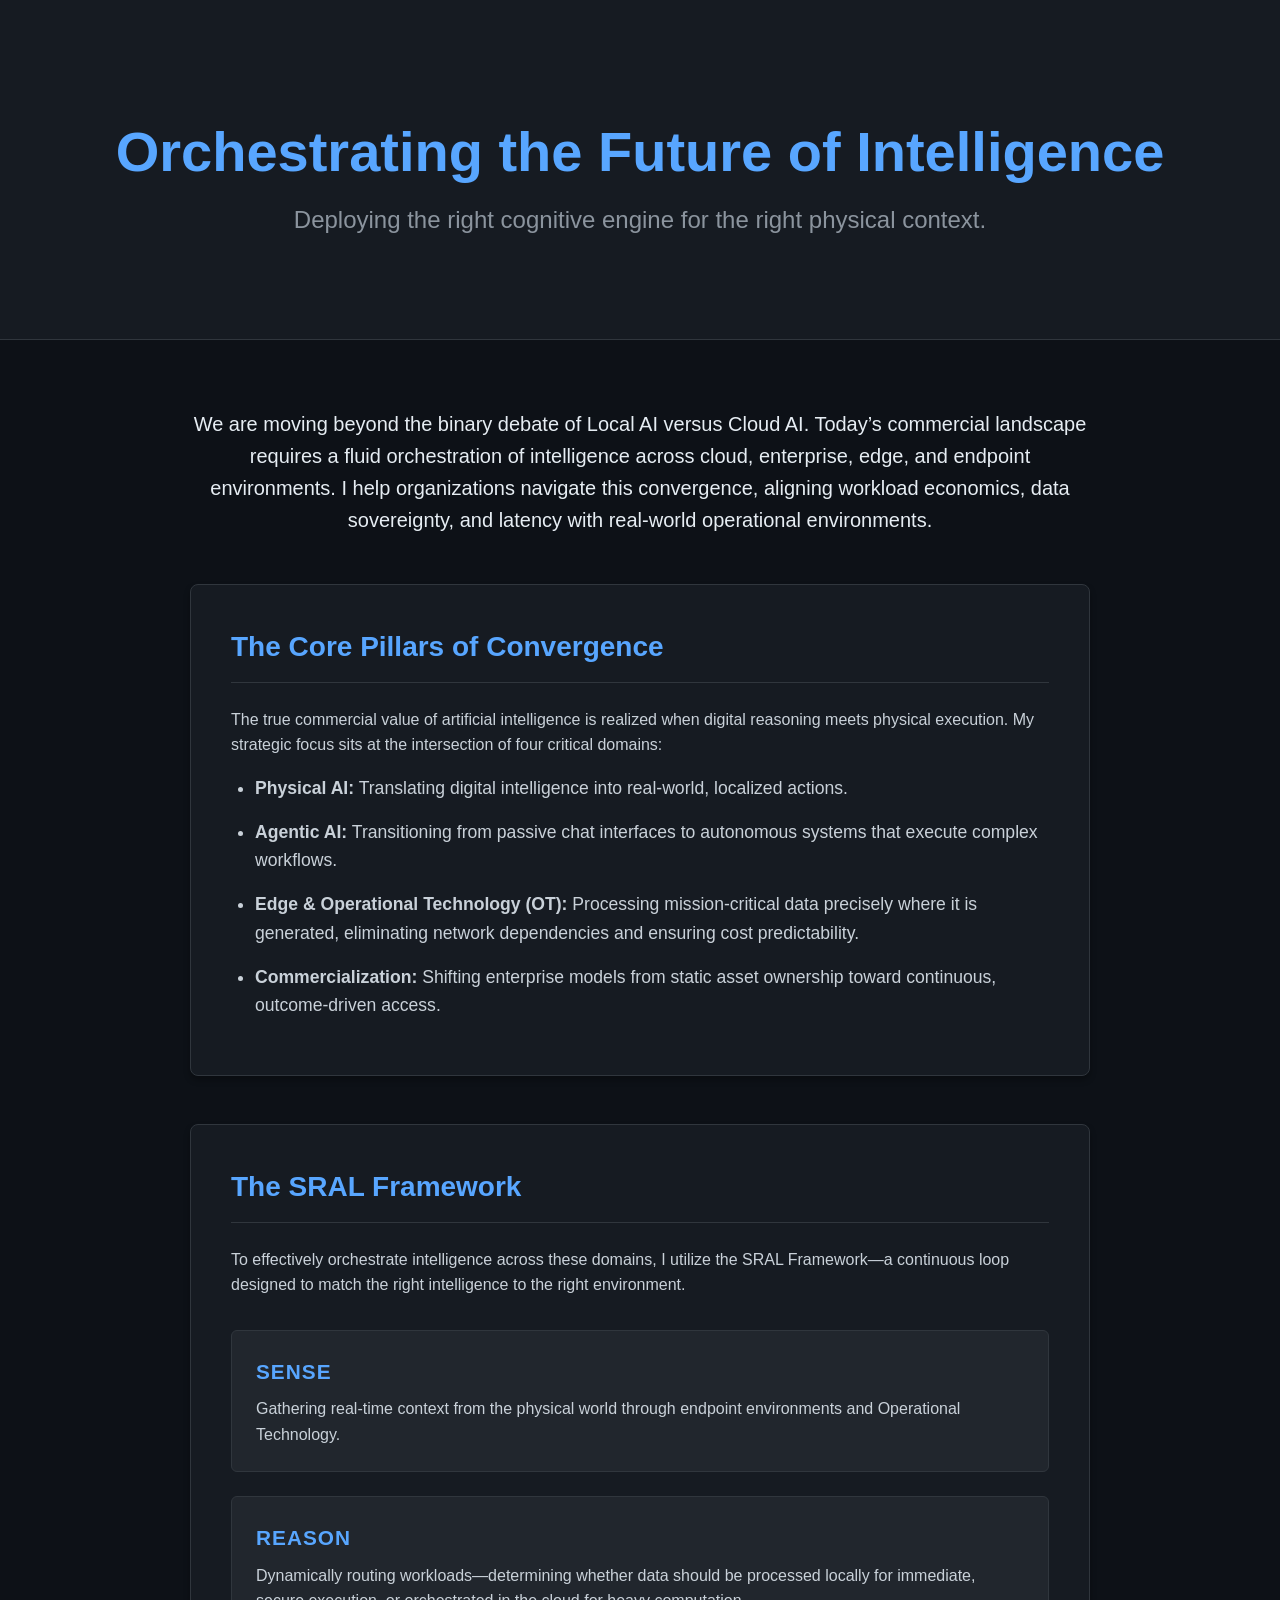
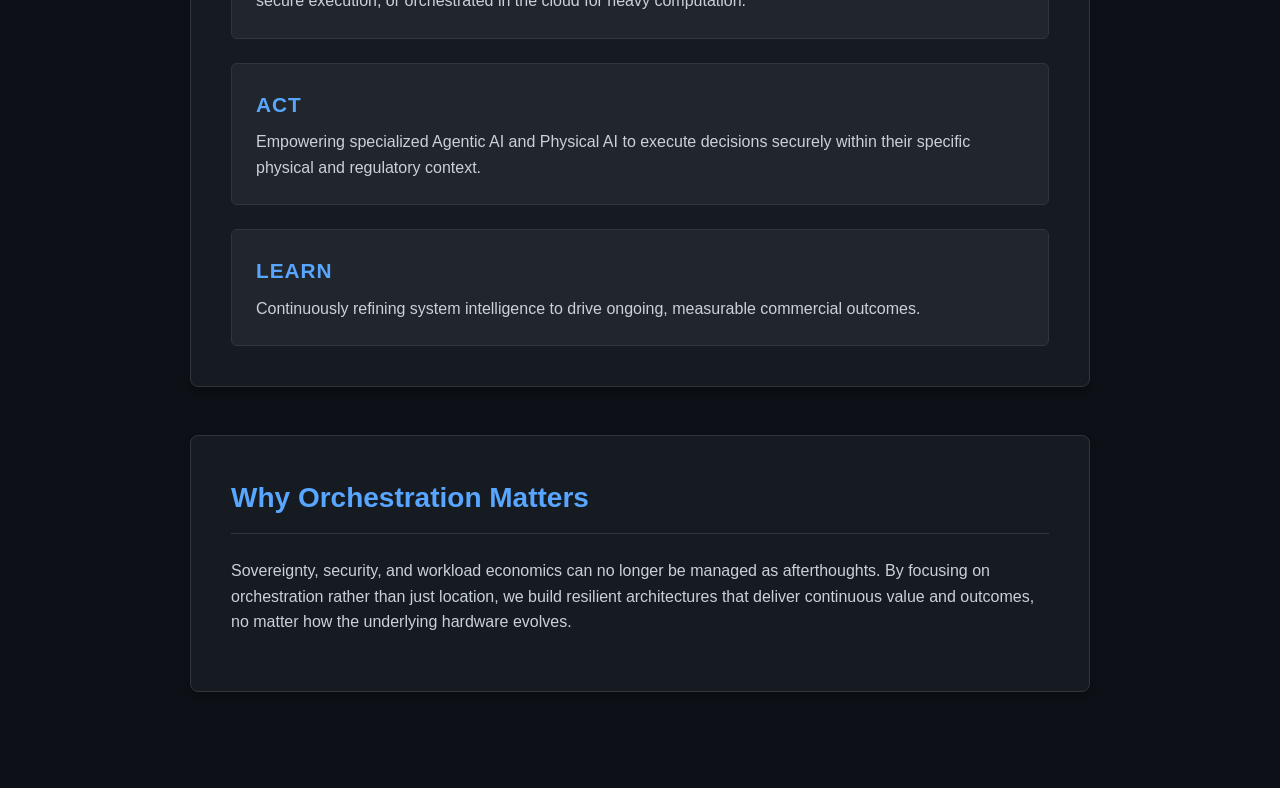
<file: index.html>
<!DOCTYPE html>
<html lang="en">
<head>
    <meta charset="UTF-8">
    <meta name="viewport" content="width=device-width, initial-scale=1.0">
    <title>Orchestrating the Future of Intelligence</title>
    <style>
        body {
            font-family: 'Segoe UI', Roboto, Helvetica, Arial, sans-serif;
            margin: 0;
            padding: 0;
            background-color: #0d1117;
            color: #c9d1d9;
            line-height: 1.6;
        }
        header {
            background-color: #161b22;
            padding: 5rem 2rem;
            text-align: center;
            border-bottom: 1px solid #30363d;
        }
        h1 {
            font-size: 3.5rem;
            color: #58a6ff;
            margin-bottom: 1rem;
            line-height: 1.2;
        }
        h2 {
            color: #8b949e;
            font-weight: 300;
            margin-top: 0;
            font-size: 1.5rem;
        }
        .container {
            max-width: 900px;
            margin: 0 auto;
            padding: 3rem 2rem;
        }
        .hook {
            font-size: 1.25rem;
            margin-bottom: 3rem;
            text-align: center;
            color: #e6edf3;
        }
        .section {
            margin-bottom: 3rem;
            background: #161b22;
            padding: 2.5rem;
            border-radius: 8px;
            border: 1px solid #30363d;
            box-shadow: 0 4px 6px rgba(0,0,0,0.3);
        }
        .section h3 {
            color: #58a6ff;
            font-size: 1.75rem;
            margin-top: 0;
            border-bottom: 1px solid #30363d;
            padding-bottom: 0.75rem;
            margin-bottom: 1.5rem;
        }
        ul {
            padding-left: 1.5rem;
        }
        li {
            margin-bottom: 1rem;
            font-size: 1.1rem;
        }
        .sral-framework {
            display: flex;
            flex-wrap: wrap;
            gap: 1.5rem;
            margin-top: 2rem;
        }
        .sral-step {
            flex: 1 1 calc(50% - 1.5rem);
            background: #21262d;
            padding: 1.5rem;
            border-radius: 6px;
            border: 1px solid #30363d;
        }
        .sral-step strong {
            color: #58a6ff;
            font-size: 1.3rem;
            display: block;
            margin-bottom: 0.5rem;
            text-transform: uppercase;
            letter-spacing: 1px;
        }
        @media (max-width: 768px) {
            .sral-step {
                flex: 1 1 100%;
            }
            h1 {
                font-size: 2.5rem;
            }
        }
    </style>
</head>
<body>

<header>
    <h1>Orchestrating the Future of Intelligence</h1>
    <h2>Deploying the right cognitive engine for the right physical context.</h2>
</header>

<div class="container">
    <p class="hook">
        We are moving beyond the binary debate of Local AI versus Cloud AI. Today’s commercial landscape requires a fluid orchestration of intelligence across cloud, enterprise, edge, and endpoint environments. I help organizations navigate this convergence, aligning workload economics, data sovereignty, and latency with real-world operational environments.
    </p>

    <div class="section">
        <h3>The Core Pillars of Convergence</h3>
        <p>The true commercial value of artificial intelligence is realized when digital reasoning meets physical execution. My strategic focus sits at the intersection of four critical domains:</p>
        <ul>
            <li><strong>Physical AI:</strong> Translating digital intelligence into real-world, localized actions.</li>
            <li><strong>Agentic AI:</strong> Transitioning from passive chat interfaces to autonomous systems that execute complex workflows.</li>
            <li><strong>Edge & Operational Technology (OT):</strong> Processing mission-critical data precisely where it is generated, eliminating network dependencies and ensuring cost predictability.</li>
            <li><strong>Commercialization:</strong> Shifting enterprise models from static asset ownership toward continuous, outcome-driven access.</li>
        </ul>
    </div>

    <div class="section">
        <h3>The SRAL Framework</h3>
        <p>To effectively orchestrate intelligence across these domains, I utilize the SRAL Framework—a continuous loop designed to match the right intelligence to the right environment.</p>
        <div class="sral-framework">
            <div class="sral-step">
                <strong>Sense</strong>
                Gathering real-time context from the physical world through endpoint environments and Operational Technology.
            </div>
            <div class="sral-step">
                <strong>Reason</strong>
                Dynamically routing workloads—determining whether data should be processed locally for immediate, secure execution, or orchestrated in the cloud for heavy computation.
            </div>
            <div class="sral-step">
                <strong>Act</strong>
                Empowering specialized Agentic AI and Physical AI to execute decisions securely within their specific physical and regulatory context.
            </div>
            <div class="sral-step">
                <strong>Learn</strong>
                Continuously refining system intelligence to drive ongoing, measurable commercial outcomes.
            </div>
        </div>
    </div>

    <div class="section">
        <h3>Why Orchestration Matters</h3>
        <p>Sovereignty, security, and workload economics can no longer be managed as afterthoughts. By focusing on orchestration rather than just location, we build resilient architectures that deliver continuous value and outcomes, no matter how the underlying hardware evolves.</p>
    </div>
</div>

</body>
</html>
</file>
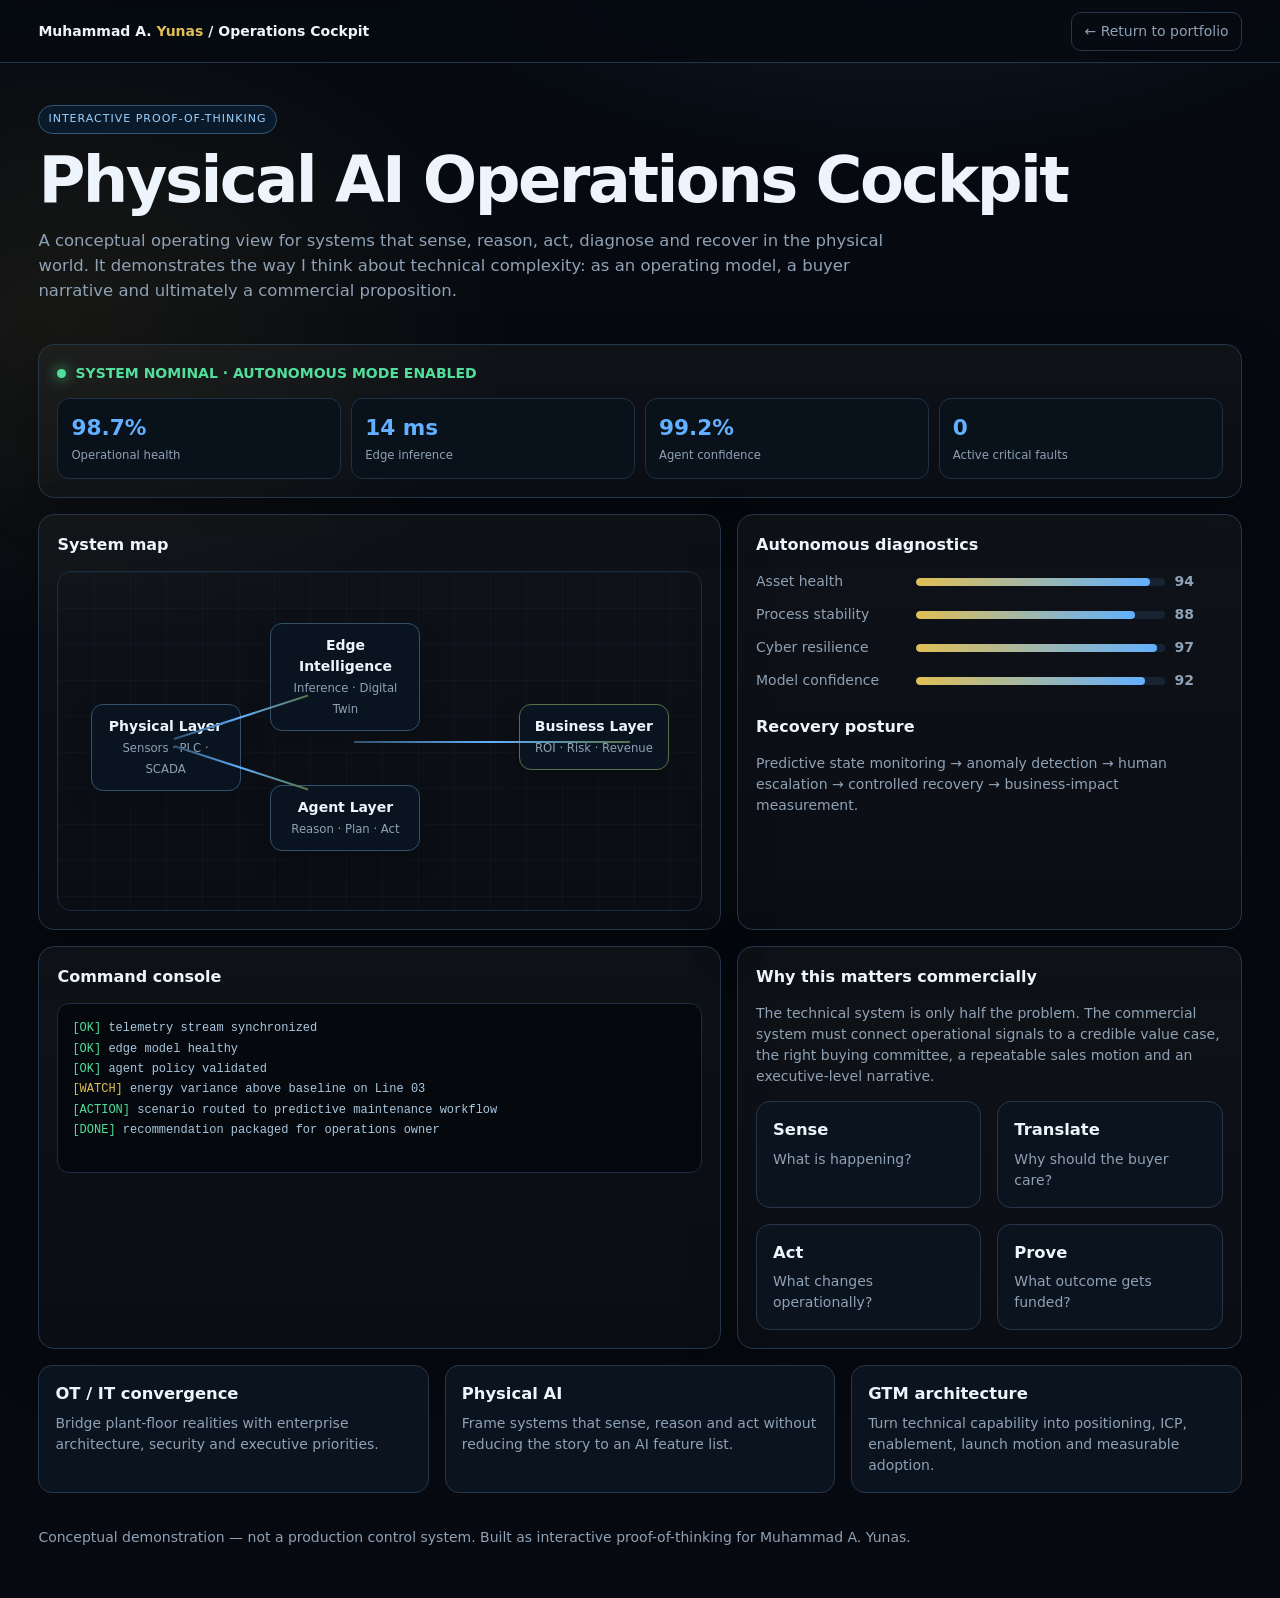
<file: cockpit.html>
<!doctype html>
<html lang="en">
<head>
<meta charset="utf-8">
<meta name="viewport" content="width=device-width,initial-scale=1">
<title>Physical AI Operations Cockpit | Muhammad A. Yunas</title>
<meta name="description" content="Interactive Physical AI Operations Cockpit demonstrating how Muhammad A. Yunas translates complex industrial systems into operating models, buyer narratives and commercial propositions.">
<style>
:root{--bg:#060a10;--panel:#0d141f;--panel2:#111b29;--line:#26364a;--text:#edf4fb;--muted:#8fa1b5;--gold:#e0bf55;--blue:#62b0ff;--green:#52df9b;--red:#ff7180;--max:1280px}
*{box-sizing:border-box}body{margin:0;background:radial-gradient(900px 500px at 70% -10%,rgba(98,176,255,.14),transparent 65%),radial-gradient(700px 500px at 5% 20%,rgba(224,191,85,.08),transparent 65%),var(--bg);color:var(--text);font:14px/1.5 Inter,system-ui,-apple-system,Segoe UI,Roboto,Arial,sans-serif}.wrap{width:min(var(--max),94vw);margin:auto}.top{border-bottom:1px solid var(--line);background:rgba(6,10,16,.88);backdrop-filter:blur(12px);position:sticky;top:0;z-index:10}.topin{min-height:62px;display:flex;justify-content:space-between;align-items:center;gap:16px}.brand{font-weight:800}.brand span{color:var(--gold)}a{color:inherit;text-decoration:none}.back{color:var(--muted);border:1px solid var(--line);padding:8px 12px;border-radius:10px}.hero{padding:42px 0 24px}.eyebrow{display:inline-block;color:#9bd2ff;border:1px solid #315879;background:#0b1a2a;padding:5px 9px;border-radius:999px;font-size:11px;text-transform:uppercase;letter-spacing:1px}.hero h1{font-size:clamp(2rem,5vw,4rem);line-height:1.02;margin:14px 0 8px;letter-spacing:-.04em}.hero p{max-width:850px;color:var(--muted);font-size:1.03rem}.grid{display:grid;grid-template-columns:1.15fr .85fr;gap:16px}.panel{background:linear-gradient(180deg,rgba(255,255,255,.035),rgba(255,255,255,.015));border:1px solid var(--line);border-radius:16px;box-shadow:0 18px 50px rgba(0,0,0,.3);padding:18px}.panel h2{margin:0 0 14px;font-size:1rem}.telemetry{display:grid;grid-template-columns:repeat(4,1fr);gap:10px}.metric{background:#09111b;border:1px solid #203045;border-radius:12px;padding:13px}.metric b{display:block;font-size:1.35rem;color:var(--blue)}.metric small{color:var(--muted)}.state{display:flex;align-items:center;gap:9px;color:var(--green);font-weight:750}.dot{width:9px;height:9px;border-radius:50%;background:var(--green);box-shadow:0 0 14px var(--green)}.map{position:relative;height:340px;background:linear-gradient(90deg,rgba(98,176,255,.035) 1px,transparent 1px),linear-gradient(rgba(98,176,255,.035) 1px,transparent 1px);background-size:36px 36px;border:1px solid #1d2c40;border-radius:14px;overflow:hidden}.node{position:absolute;width:150px;padding:11px;text-align:center;border:1px solid #31516d;border-radius:12px;background:#0a1420;box-shadow:0 8px 22px rgba(0,0,0,.25)}.node strong{display:block}.node small{color:var(--muted)}.n1{left:5%;top:39%}.n2{left:33%;top:15%}.n3{left:33%;top:63%}.n4{right:5%;top:39%;border-color:#587145}.line{position:absolute;height:2px;background:linear-gradient(90deg,#31516d,#62b0ff,#587145);transform-origin:left center}.l1{left:18%;top:49%;width:22%;transform:rotate(-18deg)}.l2{left:18%;top:51%;width:22%;transform:rotate(18deg)}.l3{left:46%;top:50%;width:43%}.bars{display:grid;gap:12px}.barrow{display:grid;grid-template-columns:150px 1fr 48px;align-items:center;gap:10px;color:var(--muted)}.bar{height:8px;background:#172333;border-radius:99px;overflow:hidden}.bar i{display:block;height:100%;background:linear-gradient(90deg,var(--gold),var(--blue));border-radius:inherit}.console{font:12px/1.7 ui-monospace,SFMono-Regular,Consolas,monospace;color:#a9c7df;background:#05090e;border:1px solid #1d2c40;border-radius:12px;padding:14px;min-height:170px}.console .ok{color:var(--green)}.console .warn{color:var(--gold)}.cards{display:grid;grid-template-columns:repeat(3,1fr);gap:16px;margin-top:16px}.card{background:#0b131e;border:1px solid var(--line);border-radius:14px;padding:16px}.card h3{margin:0 0 6px}.card p{margin:0;color:var(--muted)}footer{padding:34px 0 50px;color:var(--muted)}@media(max-width:900px){.grid{grid-template-columns:1fr}.telemetry{grid-template-columns:repeat(2,1fr)}.cards{grid-template-columns:1fr}.map{height:300px}}@media(max-width:520px){.telemetry{grid-template-columns:1fr 1fr}.node{width:118px;font-size:11px}.barrow{grid-template-columns:100px 1fr 40px}}
</style>
</head>
<body>
<header class="top"><div class="wrap topin"><div class="brand">Muhammad A. <span>Yunas</span> / Operations Cockpit</div><a class="back" href="index.html">← Return to portfolio</a></div></header>
<main class="wrap">
<section class="hero"><span class="eyebrow">Interactive proof-of-thinking</span><h1>Physical AI Operations Cockpit</h1><p>A conceptual operating view for systems that sense, reason, act, diagnose and recover in the physical world. It demonstrates the way I think about technical complexity: as an operating model, a buyer narrative and ultimately a commercial proposition.</p></section>
<section class="panel"><div class="state"><span class="dot"></span> SYSTEM NOMINAL · AUTONOMOUS MODE ENABLED</div><div class="telemetry" style="margin-top:14px"><div class="metric"><b>98.7%</b><small>Operational health</small></div><div class="metric"><b>14 ms</b><small>Edge inference</small></div><div class="metric"><b>99.2%</b><small>Agent confidence</small></div><div class="metric"><b>0</b><small>Active critical faults</small></div></div></section>
<section class="grid" style="margin-top:16px">
<div class="panel"><h2>System map</h2><div class="map"><div class="node n1"><strong>Physical Layer</strong><small>Sensors · PLC · SCADA</small></div><div class="node n2"><strong>Edge Intelligence</strong><small>Inference · Digital Twin</small></div><div class="node n3"><strong>Agent Layer</strong><small>Reason · Plan · Act</small></div><div class="node n4"><strong>Business Layer</strong><small>ROI · Risk · Revenue</small></div><i class="line l1"></i><i class="line l2"></i><i class="line l3"></i></div></div>
<div class="panel"><h2>Autonomous diagnostics</h2><div class="bars"><div class="barrow"><span>Asset health</span><div class="bar"><i style="width:94%"></i></div><b>94</b></div><div class="barrow"><span>Process stability</span><div class="bar"><i style="width:88%"></i></div><b>88</b></div><div class="barrow"><span>Cyber resilience</span><div class="bar"><i style="width:97%"></i></div><b>97</b></div><div class="barrow"><span>Model confidence</span><div class="bar"><i style="width:92%"></i></div><b>92</b></div></div><h2 style="margin-top:24px">Recovery posture</h2><p style="color:var(--muted)">Predictive state monitoring → anomaly detection → human escalation → controlled recovery → business-impact measurement.</p></div>
</section>
<section class="grid" style="margin-top:16px">
<div class="panel"><h2>Command console</h2><div class="console"><div><span class="ok">[OK]</span> telemetry stream synchronized</div><div><span class="ok">[OK]</span> edge model healthy</div><div><span class="ok">[OK]</span> agent policy validated</div><div><span class="warn">[WATCH]</span> energy variance above baseline on Line 03</div><div><span class="ok">[ACTION]</span> scenario routed to predictive maintenance workflow</div><div><span class="ok">[DONE]</span> recommendation packaged for operations owner</div></div></div>
<div class="panel"><h2>Why this matters commercially</h2><p style="color:var(--muted);margin-top:0">The technical system is only half the problem. The commercial system must connect operational signals to a credible value case, the right buying committee, a repeatable sales motion and an executive-level narrative.</p><div class="cards" style="grid-template-columns:1fr 1fr;margin-top:12px"><div class="card"><h3>Sense</h3><p>What is happening?</p></div><div class="card"><h3>Translate</h3><p>Why should the buyer care?</p></div><div class="card"><h3>Act</h3><p>What changes operationally?</p></div><div class="card"><h3>Prove</h3><p>What outcome gets funded?</p></div></div></div>
</section>
<section class="cards"><div class="card"><h3>OT / IT convergence</h3><p>Bridge plant-floor realities with enterprise architecture, security and executive priorities.</p></div><div class="card"><h3>Physical AI</h3><p>Frame systems that sense, reason and act without reducing the story to an AI feature list.</p></div><div class="card"><h3>GTM architecture</h3><p>Turn technical capability into positioning, ICP, enablement, launch motion and measurable adoption.</p></div></section>
</main><footer class="wrap">Conceptual demonstration — not a production control system. Built as interactive proof-of-thinking for Muhammad A. Yunas.</footer>
</body></html>
</file>
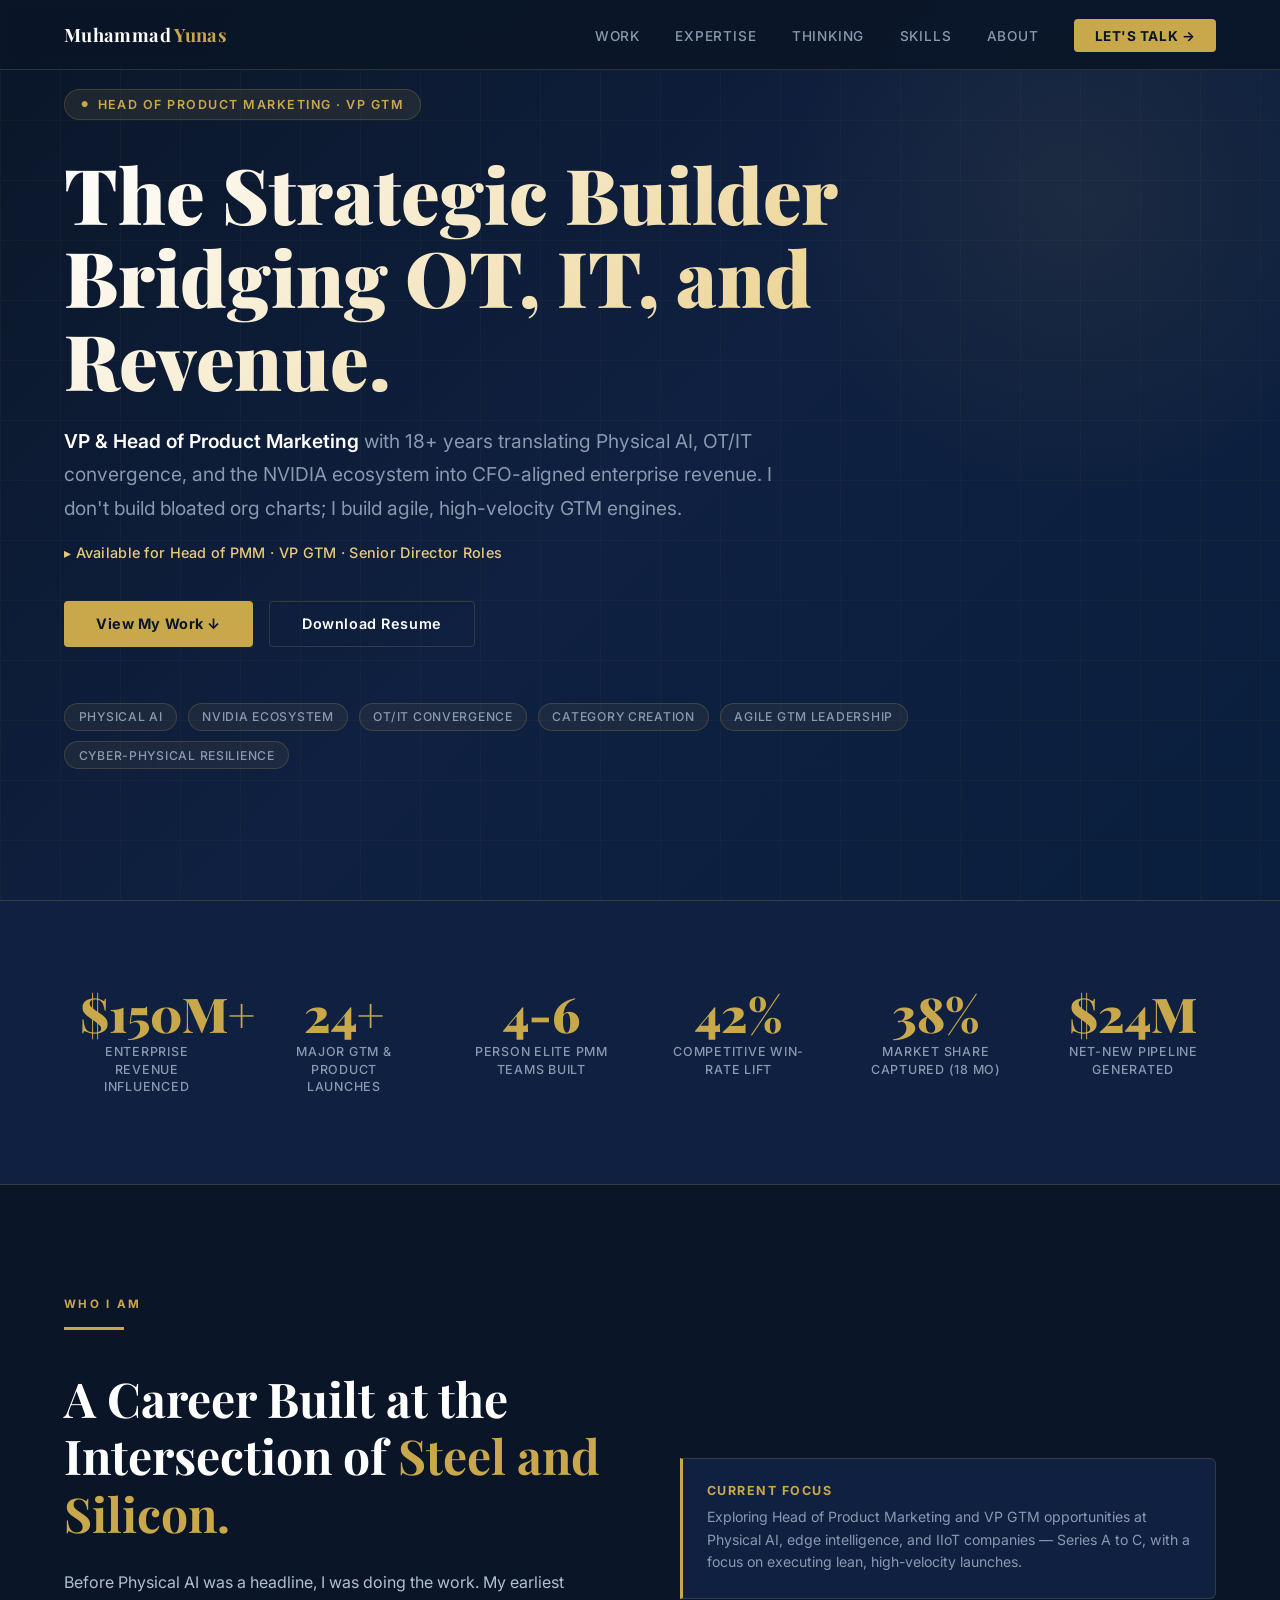
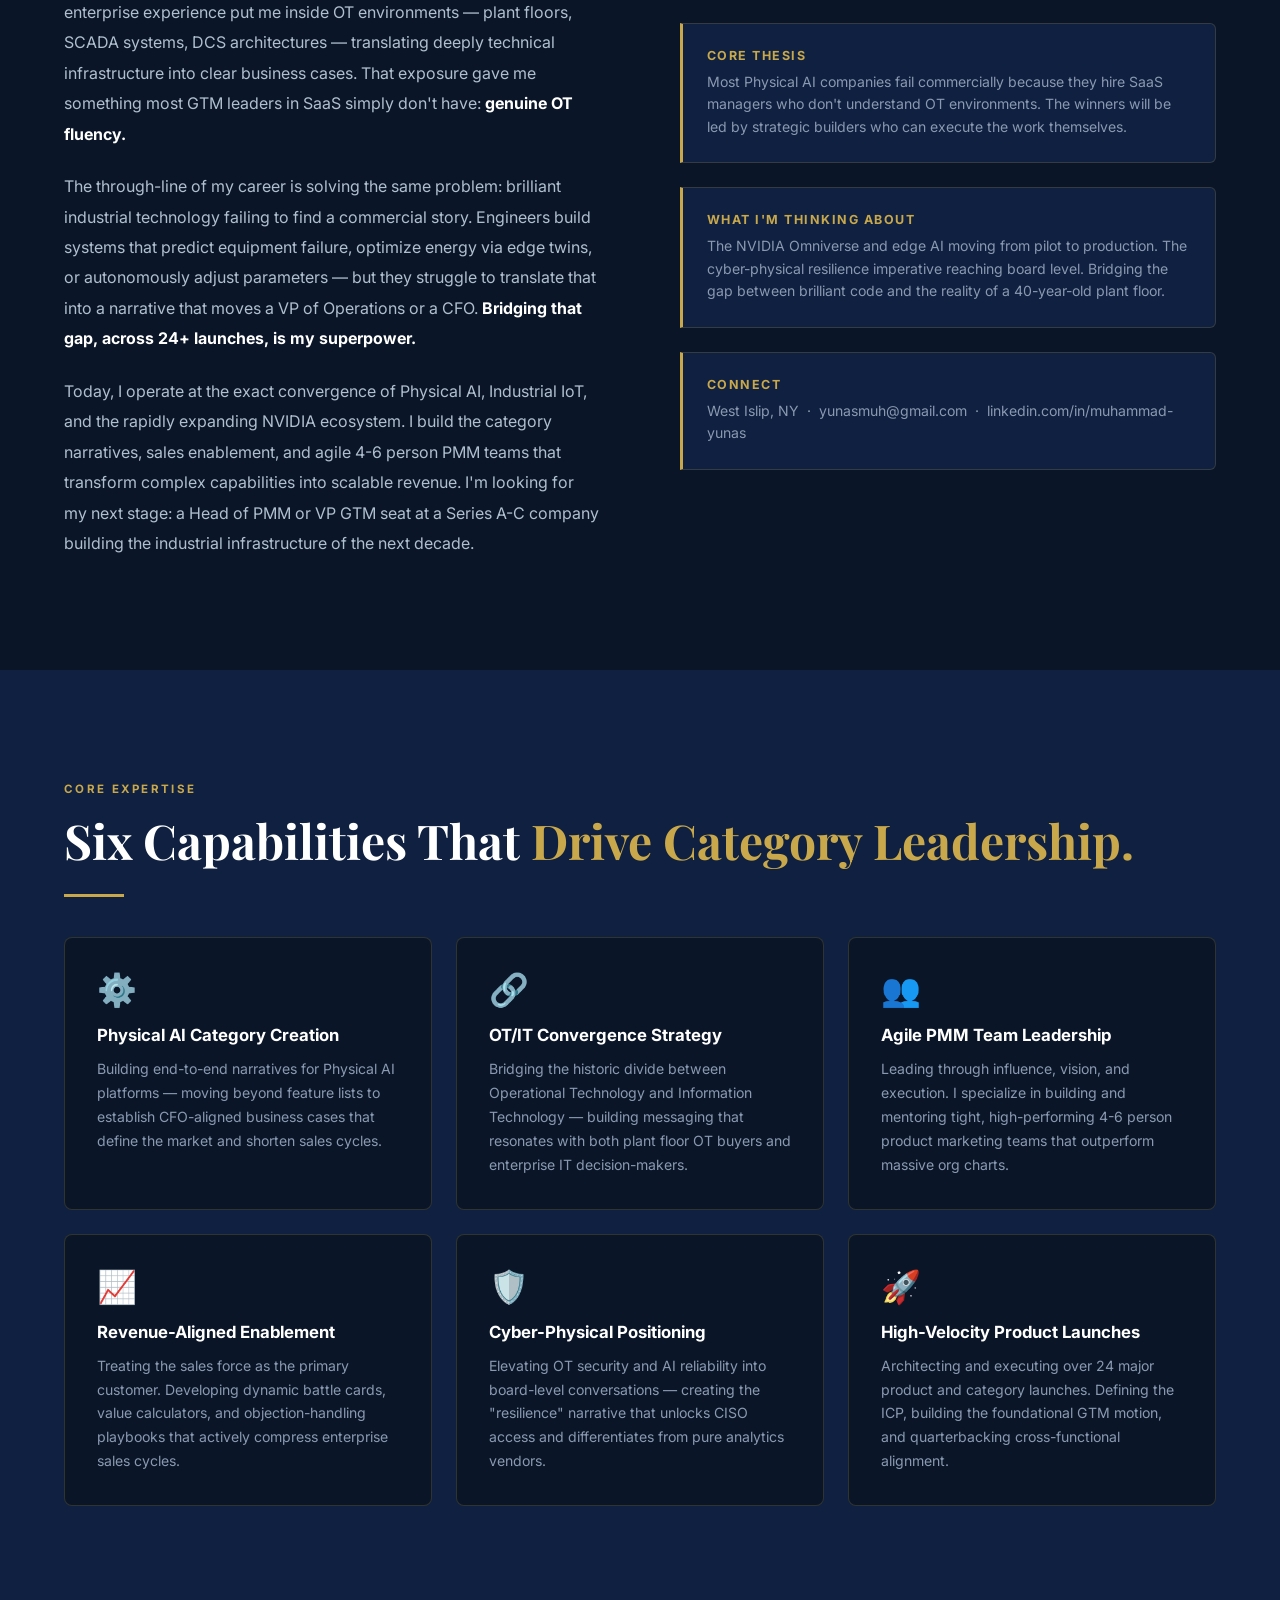
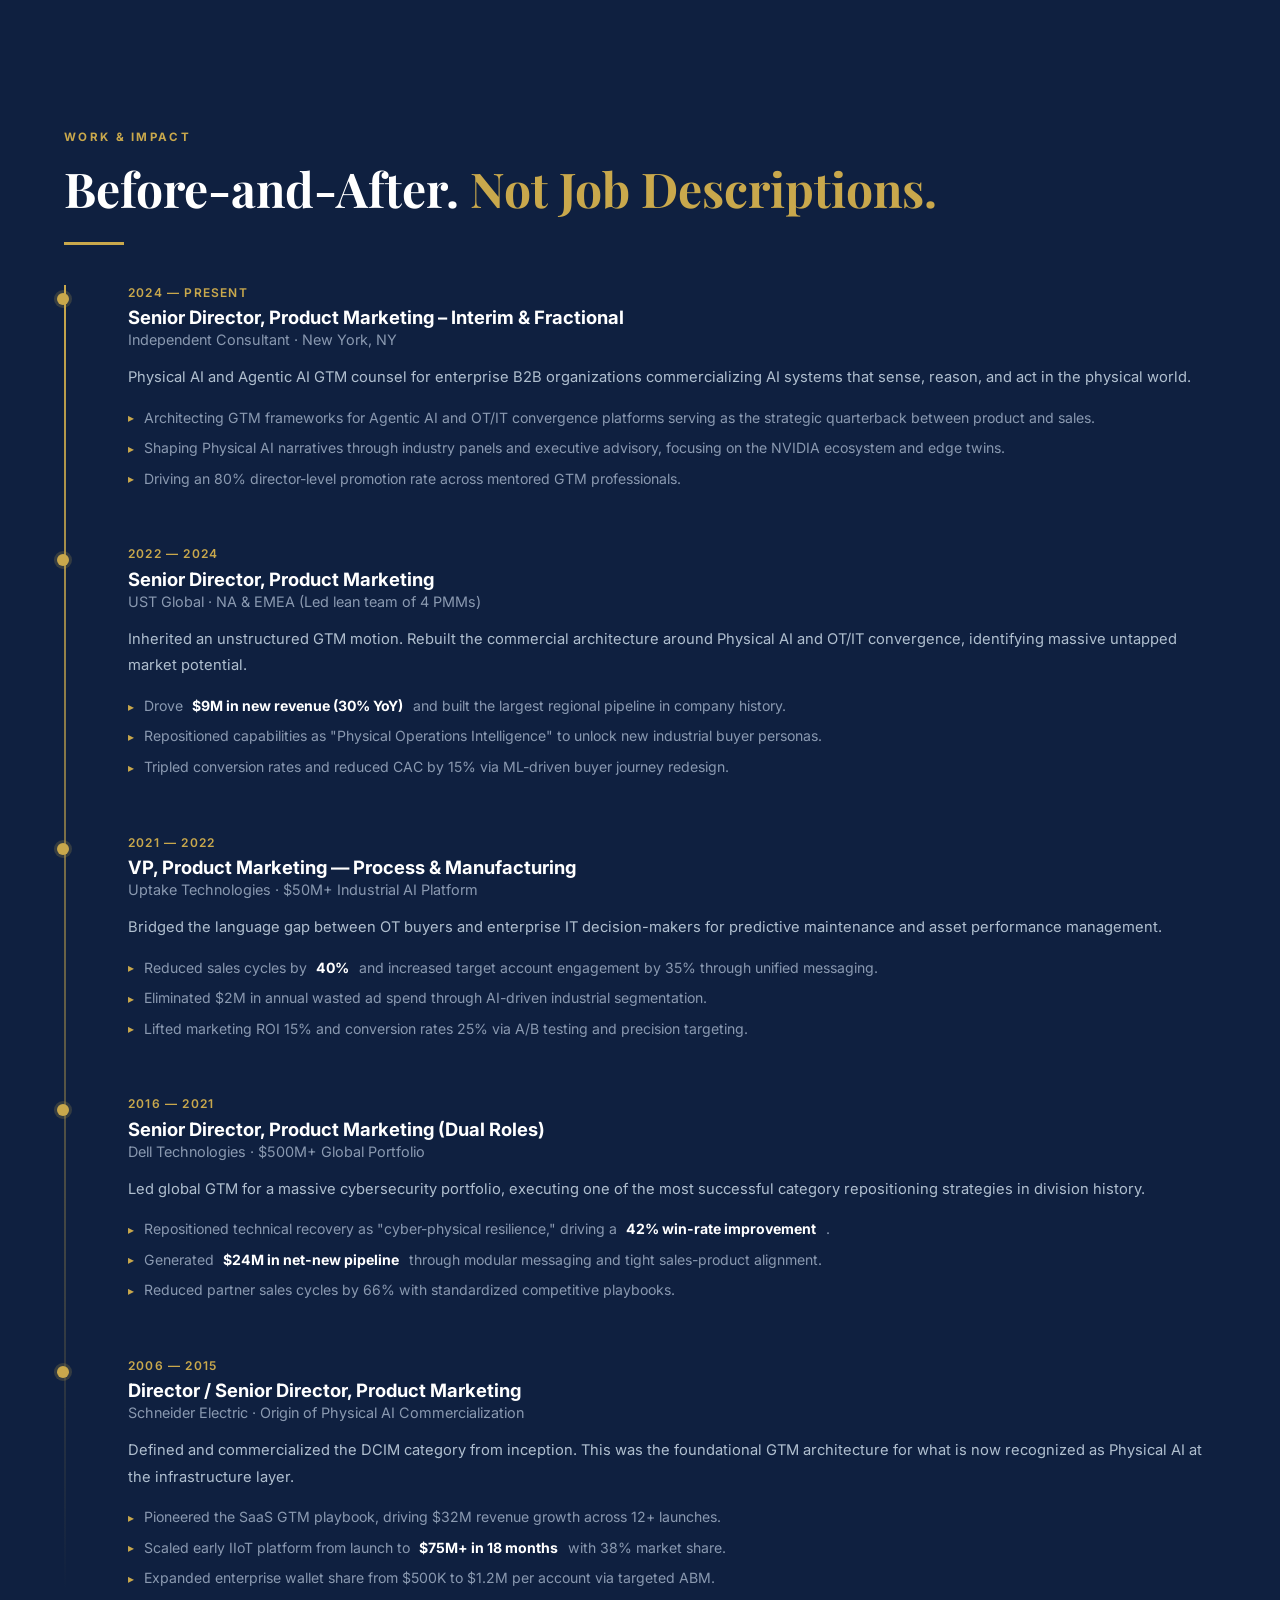
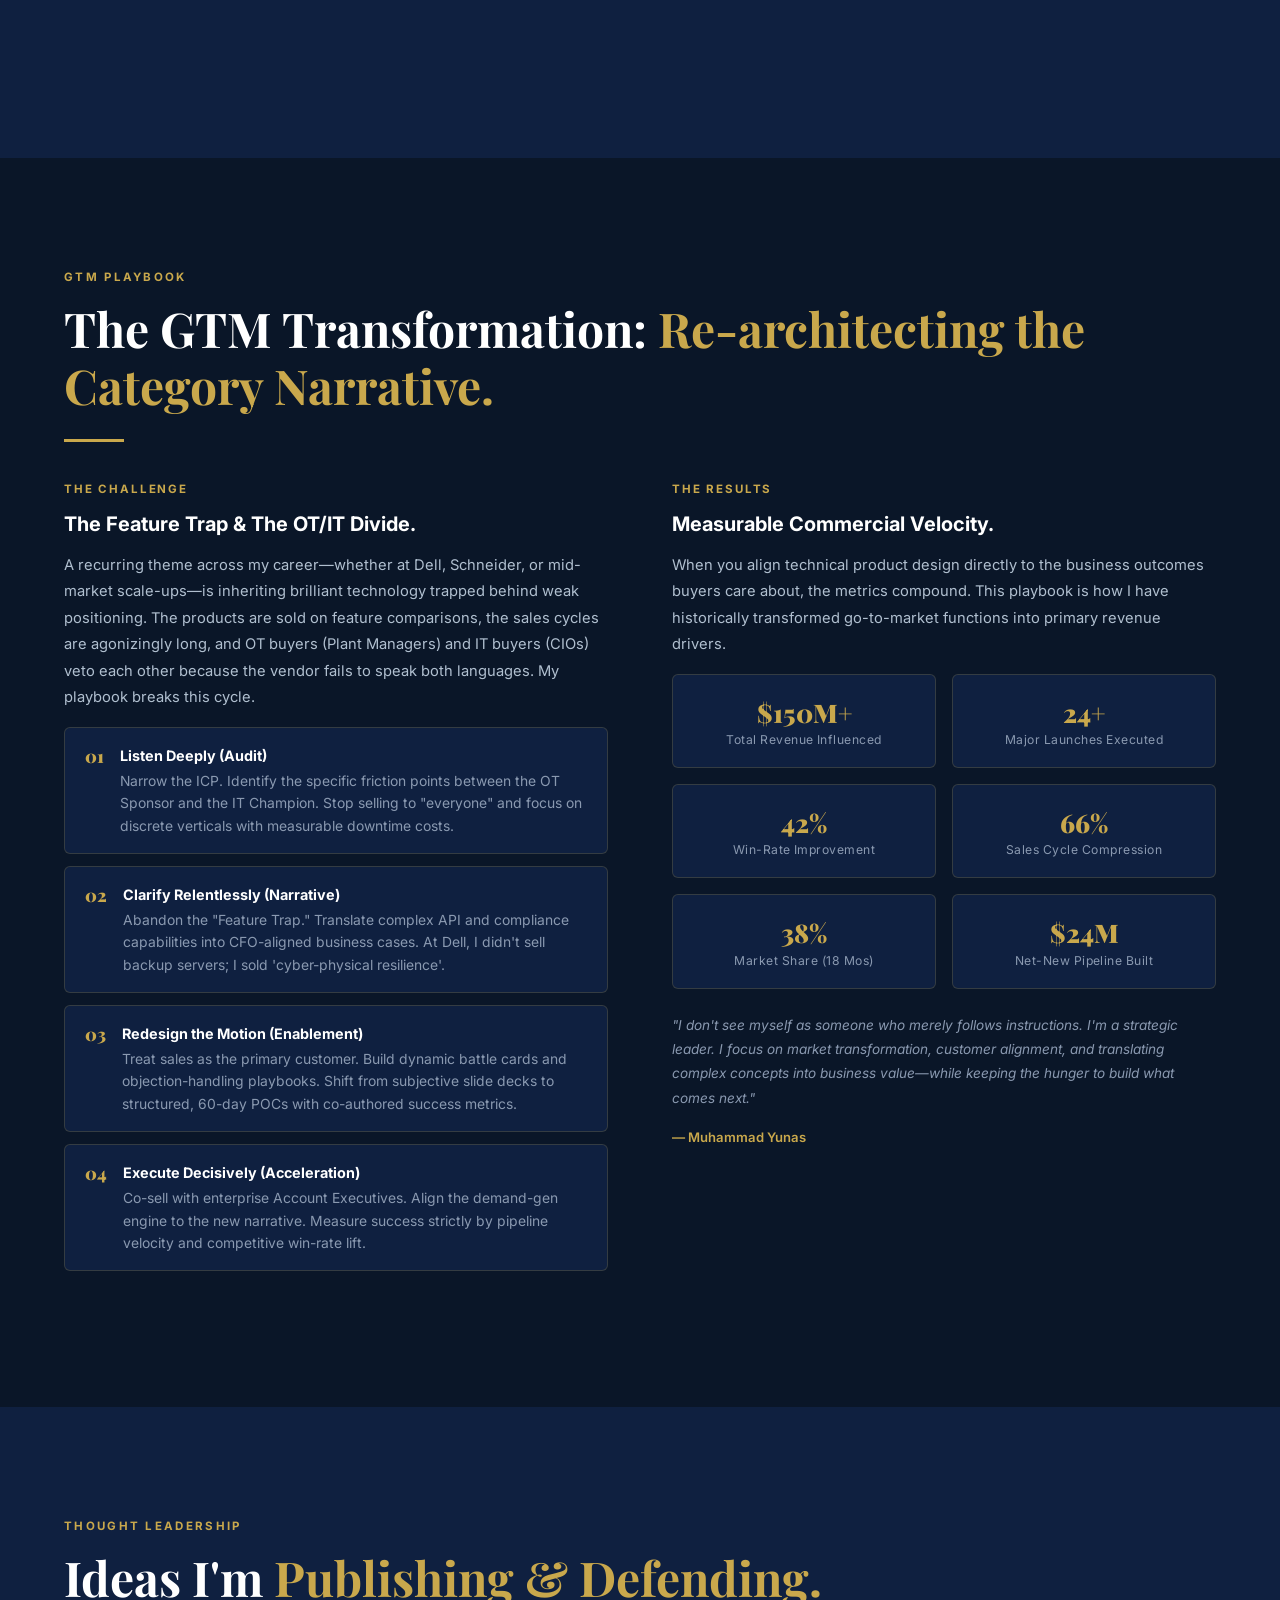
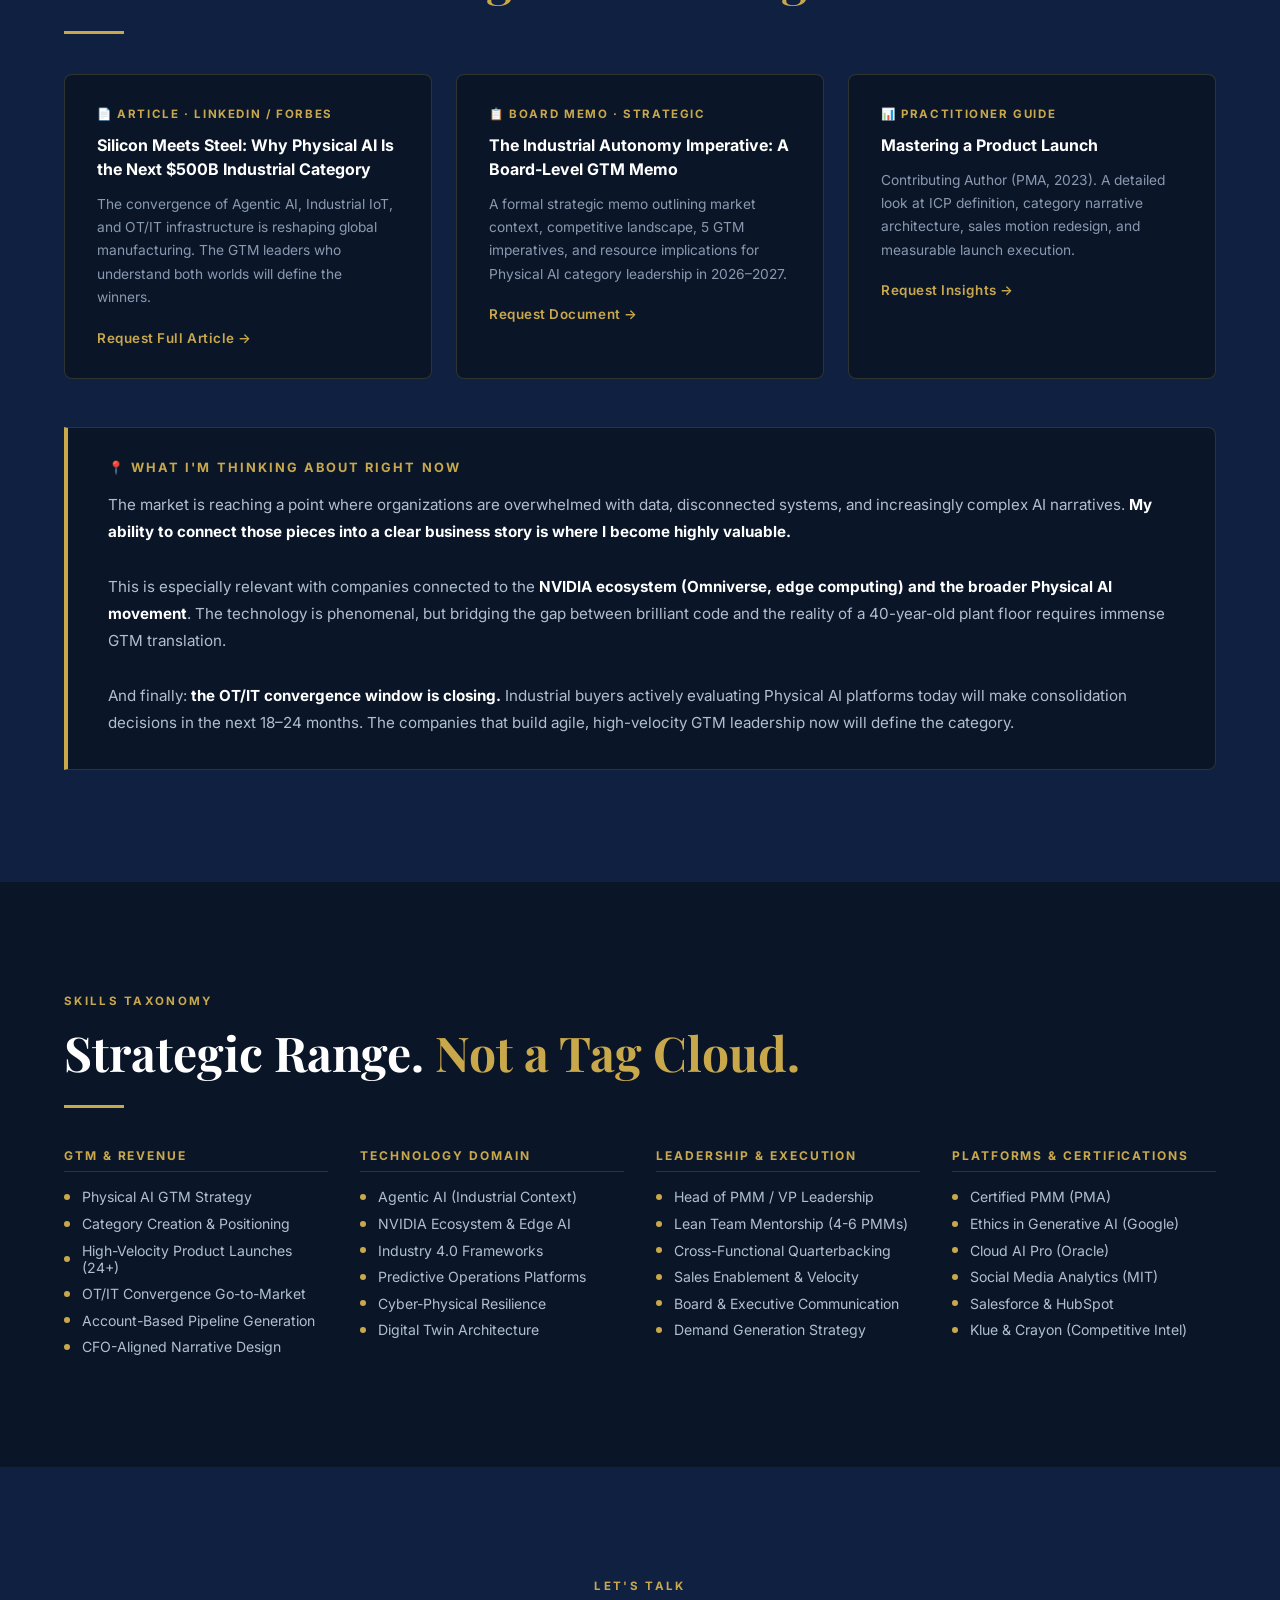
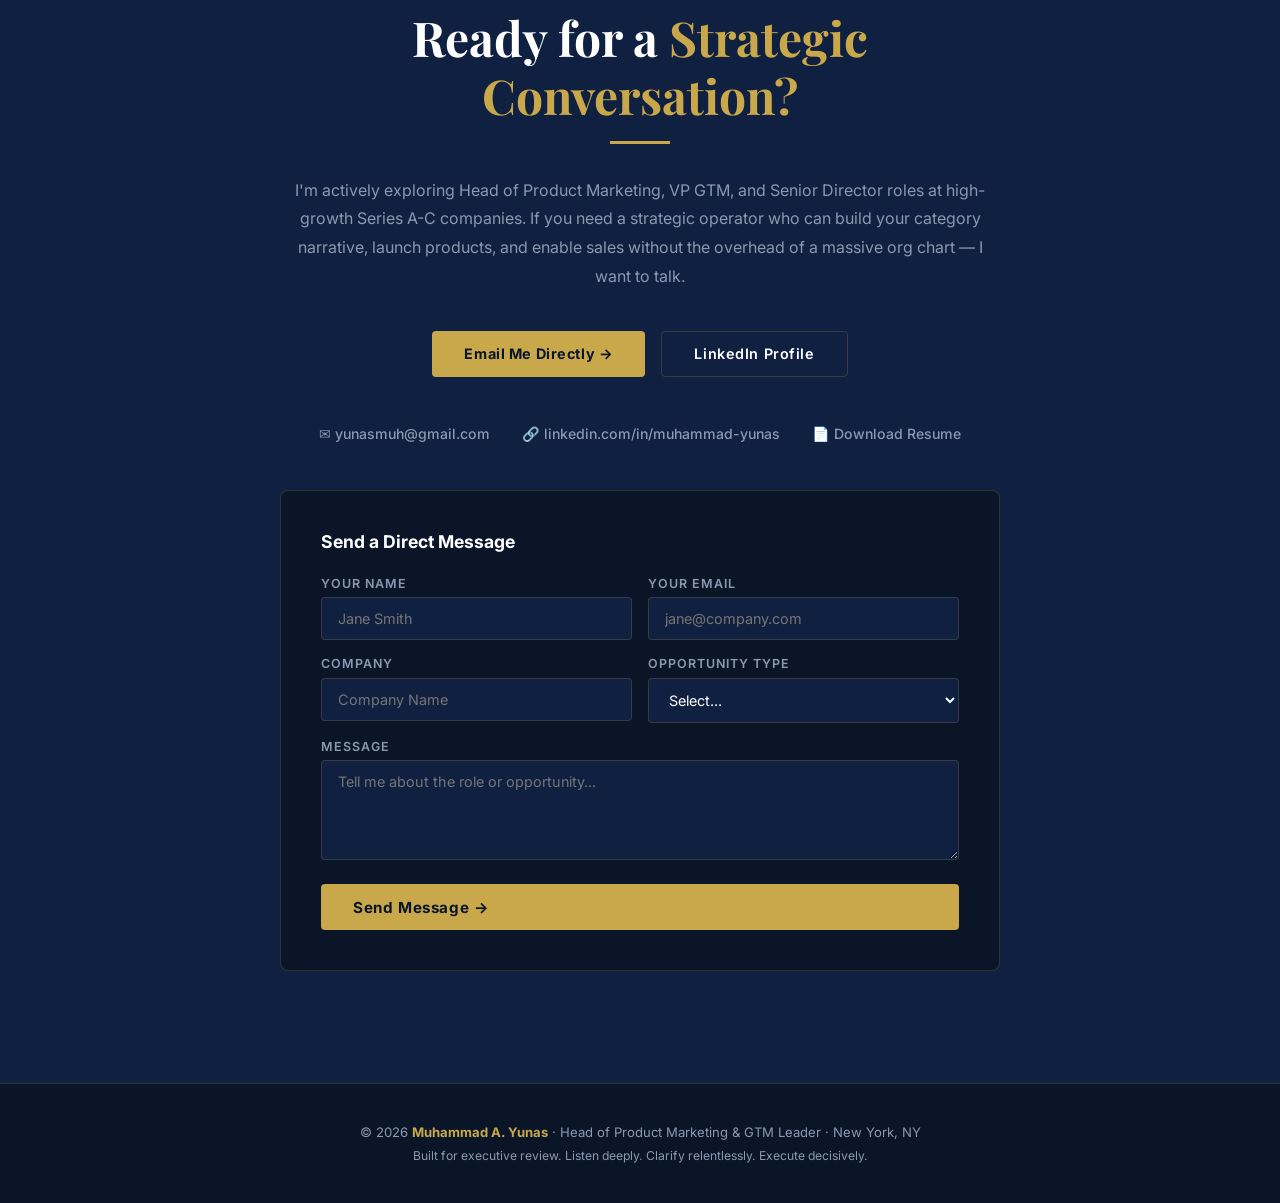
<file: muhammad_yunas_web_portfolio.html>
<!DOCTYPE html>
<html lang="en">
<head>
<meta charset="UTF-8"/>
<meta name="viewport" content="width=device-width,initial-scale=1.0"/>
<meta name="description" content="Muhammad Yunas — VP / Head of Product Marketing & GTM Leader. Physical AI, OT/IT Convergence, Industry 4.0. Available for VP PMM / Sr. Director roles."/>
<meta name="keywords" content="Product Marketing, GTM Leader, Physical AI, Industrial IoT, NVIDIA Ecosystem, OT IT Convergence, Industry 4.0, Muhammad Yunas"/>
<meta property="og:title" content="Muhammad Yunas | VP Product Marketing & GTM Leader"/>
<meta property="og:description" content="Strategic GTM executive. $150M+ Revenue Influenced. 24+ Launches. Physical AI, OT/IT Convergence, Industry 4.0."/>
<title>Muhammad Yunas | Head of Product Marketing & GTM Leader</title>
<link rel="preconnect" href="https://fonts.googleapis.com"/>
<link rel="preconnect" href="https://fonts.gstatic.com" crossorigin/>
<link href="https://fonts.googleapis.com/css2?family=Playfair+Display:wght@700;900&family=Inter:wght@300;400;500;600;700&display=swap" rel="stylesheet"/>
<style>
  :root {
    --navy: #0a1628;
    --navy-mid: #0f2040;
    --slate: #1e3a5f;
    --gold: #c9a84c;
    --gold-light: #e8c97a;
    --gold-pale: #f5e9c8;
    --white: #ffffff;
    --off-white: #f8f7f4;
    --text-muted: #8a99b0;
    --border: rgba(201,168,76,0.2);
    --transition: all 0.4s cubic-bezier(0.25,0.46,0.45,0.94);
  }
  *, *::before, *::after { box-sizing: border-box; margin: 0; padding: 0; }
  html { scroll-behavior: smooth; }
  body { font-family: 'Inter', sans-serif; background: var(--navy); color: var(--white); overflow-x: hidden; }

  /* ── SCROLLBAR ── */
  ::-webkit-scrollbar { width: 6px; }
  ::-webkit-scrollbar-track { background: var(--navy); }
  ::-webkit-scrollbar-thumb { background: var(--gold); border-radius: 3px; }

  /* ── NAV ── */
  nav {
    position: fixed; top: 0; left: 0; right: 0; z-index: 1000;
    display: flex; align-items: center; justify-content: space-between;
    padding: 0 5%; height: 70px;
    background: rgba(10,22,40,0.92);
    backdrop-filter: blur(12px);
    border-bottom: 1px solid var(--border);
    transition: var(--transition);
  }
  nav.scrolled { background: rgba(10,22,40,0.98); box-shadow: 0 4px 30px rgba(0,0,0,0.4); }
  .nav-logo {
    font-family: 'Playfair Display', serif;
    font-size: 1.15rem; font-weight: 700;
    color: var(--white); text-decoration: none; letter-spacing: 0.02em;
  }
  .nav-logo span { color: var(--gold); }
  .nav-links { display: flex; align-items: center; gap: 2.2rem; list-style: none; }
  .nav-links a {
    color: var(--text-muted); text-decoration: none;
    font-size: 0.85rem; font-weight: 500; letter-spacing: 0.06em;
    text-transform: uppercase; transition: var(--transition);
  }
  .nav-links a:hover { color: var(--gold); }
  .nav-cta {
    background: var(--gold); color: var(--navy) !important;
    padding: 0.55rem 1.3rem; border-radius: 4px;
    font-weight: 700 !important; letter-spacing: 0.04em !important;
    transition: var(--transition) !important;
  }
  .nav-cta:hover { background: var(--gold-light) !important; transform: translateY(-1px); }
  .hamburger { display: none; flex-direction: column; gap: 5px; cursor: pointer; padding: 4px; }
  .hamburger span { display: block; width: 24px; height: 2px; background: var(--white); transition: var(--transition); border-radius: 2px; }
  .mobile-menu {
    display: none; position: fixed; top: 70px; left: 0; right: 0;
    background: rgba(10,22,40,0.98); backdrop-filter: blur(12px);
    padding: 2rem 5%; z-index: 999; border-bottom: 1px solid var(--border);
  }
  .mobile-menu.open { display: block; }
  .mobile-menu a { display: block; color: var(--white); text-decoration: none; padding: 0.9rem 0; font-size: 1rem; font-weight: 500; border-bottom: 1px solid var(--border); }
  .mobile-menu a:last-child { border-bottom: none; color: var(--gold); font-weight: 700; }
  @media(max-width:768px) { .nav-links { display: none; } .hamburger { display: flex; } }

  /* ── SECTIONS ── */
  section { padding: 7rem 5%; }
  .section-label {
    font-size: 0.72rem; font-weight: 700; letter-spacing: 0.2em;
    text-transform: uppercase; color: var(--gold); margin-bottom: 1rem;
  }
  .section-title {
    font-family: 'Playfair Display', serif;
    font-size: clamp(2rem, 4vw, 3rem); font-weight: 700;
    line-height: 1.2; color: var(--white); margin-bottom: 1.5rem;
  }
  .section-title span { color: var(--gold); }
  .divider { width: 60px; height: 3px; background: var(--gold); margin-bottom: 2.5rem; }

  /* ── HERO ── */
  #hero {
    min-height: 100vh; display: flex; align-items: center;
    background: linear-gradient(135deg, var(--navy) 0%, var(--navy-mid) 50%, #0a1f3d 100%);
    position: relative; overflow: hidden; padding-top: 70px;
  }
  .hero-grid {
    position: absolute; inset: 0; opacity: 0.04;
    background-image: linear-gradient(var(--gold) 1px, transparent 1px), linear-gradient(90deg, var(--gold) 1px, transparent 1px);
    background-size: 60px 60px;
  }
  .hero-glow {
    position: absolute; width: 600px; height: 600px; border-radius: 50%;
    background: radial-gradient(circle, rgba(201,168,76,0.08) 0%, transparent 70%);
    top: -100px; right: -100px; pointer-events: none;
  }
  .hero-content { position: relative; z-index: 2; max-width: 900px; }
  .hero-badge {
    display: inline-flex; align-items: center; gap: 0.5rem;
    background: rgba(201,168,76,0.1); border: 1px solid var(--border);
    color: var(--gold); font-size: 0.78rem; font-weight: 600;
    letter-spacing: 0.12em; text-transform: uppercase;
    padding: 0.45rem 1rem; border-radius: 30px; margin-bottom: 2rem;
  }
  .hero-badge::before { content: '●'; font-size: 0.5rem; animation: pulse 2s infinite; }
  @keyframes pulse { 0%,100%{opacity:1;} 50%{opacity:0.3;} }
  .hero-headline {
    font-family: 'Playfair Display', serif;
    font-size: clamp(2.4rem, 6vw, 4.8rem);
    font-weight: 900; line-height: 1.08; margin-bottom: 1.5rem;
    background: linear-gradient(135deg, var(--white) 0%, var(--gold-light) 100%);
    -webkit-background-clip: text; -webkit-text-fill-color: transparent;
    background-clip: text;
  }
  .hero-sub {
    font-size: clamp(1rem, 2vw, 1.2rem); color: var(--text-muted);
    max-width: 720px; line-height: 1.75; margin-bottom: 1rem; font-weight: 400;
  }
  .hero-sub strong { color: var(--white); font-weight: 600; }
  .hero-availability {
    display: inline-block; color: var(--gold-light); font-size: 0.9rem;
    font-weight: 500; margin-bottom: 2.5rem; letter-spacing: 0.02em;
  }
  .hero-ctas { display: flex; gap: 1rem; flex-wrap: wrap; margin-bottom: 3.5rem; }
  .btn-primary {
    background: var(--gold); color: var(--navy); font-weight: 700;
    padding: 0.85rem 2rem; border-radius: 4px; text-decoration: none;
    font-size: 0.9rem; letter-spacing: 0.04em; transition: var(--transition);
    display: inline-flex; align-items: center; gap: 0.5rem;
  }
  .btn-primary:hover { background: var(--gold-light); transform: translateY(-2px); box-shadow: 0 8px 25px rgba(201,168,76,0.3); }
  .btn-secondary {
    border: 1.5px solid var(--border); color: var(--white); font-weight: 600;
    padding: 0.85rem 2rem; border-radius: 4px; text-decoration: none;
    font-size: 0.9rem; letter-spacing: 0.04em; transition: var(--transition);
    display: inline-flex; align-items: center; gap: 0.5rem;
  }
  .btn-secondary:hover { border-color: var(--gold); color: var(--gold); transform: translateY(-2px); }
  .hero-tags { display: flex; flex-wrap: wrap; gap: 0.65rem; }
  .hero-tag {
    background: rgba(201,168,76,0.08); border: 1px solid var(--border);
    color: var(--text-muted); font-size: 0.76rem; font-weight: 500;
    padding: 0.35rem 0.85rem; border-radius: 30px; letter-spacing: 0.06em;
    text-transform: uppercase; transition: var(--transition);
  }
  .hero-tag:hover { color: var(--gold); border-color: var(--gold); }

  /* ── METRICS ── */
  #metrics {
    background: var(--navy-mid); padding: 4rem 5%;
    border-top: 1px solid var(--border); border-bottom: 1px solid var(--border);
  }
  .metrics-grid { display: grid; grid-template-columns: repeat(auto-fit, minmax(160px,1fr)); gap: 2rem; }
  .metric-card { text-align: center; padding: 1.5rem 1rem; }
  .metric-number {
    font-family: 'Playfair Display', serif;
    font-size: clamp(2rem, 4vw, 3rem); font-weight: 900;
    color: var(--gold); line-height: 1; margin-bottom: 0.4rem;
  }
  .metric-label { font-size: 0.78rem; color: var(--text-muted); font-weight: 500; letter-spacing: 0.06em; text-transform: uppercase; line-height: 1.4; }

  /* ── NARRATIVE ── */
  #narrative { background: var(--navy); }
  .narrative-grid { display: grid; grid-template-columns: 1fr 1fr; gap: 5rem; align-items: center; }
  .narrative-text p { color: #b0bfcf; line-height: 1.9; font-size: 1rem; margin-bottom: 1.4rem; }
  .narrative-text p strong { color: var(--white); }
  .narrative-text p:last-child { margin-bottom: 0; }
  .narrative-sidebar { display: flex; flex-direction: column; gap: 1.5rem; }
  .sidebar-card {
    background: var(--navy-mid); border: 1px solid var(--border);
    border-left: 3px solid var(--gold); padding: 1.5rem;
    border-radius: 0 6px 6px 0; transition: var(--transition);
  }
  .sidebar-card:hover { background: rgba(201,168,76,0.06); transform: translateX(4px); }
  .sidebar-card h4 { color: var(--gold); font-size: 0.78rem; font-weight: 700; letter-spacing: 0.12em; text-transform: uppercase; margin-bottom: 0.5rem; }
  .sidebar-card p { color: var(--text-muted); font-size: 0.88rem; line-height: 1.6; }
  @media(max-width:900px) { .narrative-grid { grid-template-columns: 1fr; gap: 3rem; } }

  /* ── EXPERTISE ── */
  #expertise { background: var(--navy-mid); }
  .expertise-grid { display: grid; grid-template-columns: repeat(auto-fit, minmax(280px,1fr)); gap: 1.5rem; margin-top: 1rem; }
  .expertise-card {
    background: var(--navy); border: 1px solid var(--border);
    padding: 2rem; border-radius: 8px; transition: var(--transition); position: relative; overflow: hidden;
  }
  .expertise-card::before {
    content: ''; position: absolute; top: 0; left: 0; right: 0;
    height: 3px; background: linear-gradient(90deg, var(--gold), var(--gold-light));
    transform: scaleX(0); transform-origin: left; transition: var(--transition);
  }
  .expertise-card:hover::before { transform: scaleX(1); }
  .expertise-card:hover { transform: translateY(-4px); box-shadow: 0 20px 40px rgba(0,0,0,0.3); border-color: var(--gold); }
  .expertise-icon { font-size: 2rem; margin-bottom: 1rem; }
  .expertise-card h3 { color: var(--white); font-size: 1.05rem; font-weight: 700; margin-bottom: 0.75rem; }
  .expertise-card p { color: var(--text-muted); font-size: 0.88rem; line-height: 1.7; }

  /* ── VERTICALS ── */
  #verticals { background: var(--navy); }
  .verticals-grid { display: grid; grid-template-columns: repeat(auto-fit, minmax(180px,1fr)); gap: 1rem; }
  .vertical-pill {
    background: var(--navy-mid); border: 1px solid var(--border);
    padding: 1.5rem 1rem; border-radius: 8px; text-align: center;
    transition: var(--transition); cursor: default;
  }
  .vertical-pill:hover { border-color: var(--gold); background: rgba(201,168,76,0.06); transform: translateY(-3px); }
  .vertical-pill .v-icon { font-size: 2rem; margin-bottom: 0.75rem; }
  .vertical-pill h4 { color: var(--white); font-size: 0.9rem; font-weight: 600; }

  /* ── WORK & IMPACT ── */
  #work { background: var(--navy-mid); }
  .work-timeline { position: relative; padding-left: 2rem; }
  .work-timeline::before {
    content: ''; position: absolute; left: 0; top: 0; bottom: 0;
    width: 2px; background: linear-gradient(to bottom, var(--gold), transparent);
  }
  .work-item { position: relative; margin-bottom: 3.5rem; padding-left: 2rem; }
  .work-item::before {
    content: ''; position: absolute; left: -2.45rem; top: 0.5rem;
    width: 12px; height: 12px; border-radius: 50%;
    background: var(--gold); box-shadow: 0 0 0 3px rgba(201,168,76,0.2);
  }
  .work-period { font-size: 0.75rem; color: var(--gold); font-weight: 600; letter-spacing: 0.1em; text-transform: uppercase; margin-bottom: 0.4rem; }
  .work-title { font-size: 1.15rem; font-weight: 700; color: var(--white); margin-bottom: 0.2rem; }
  .work-company { font-size: 0.9rem; color: var(--text-muted); margin-bottom: 1rem; }
  .work-narrative { color: #b0bfcf; font-size: 0.92rem; line-height: 1.8; margin-bottom: 1rem; }
  .work-bullets { list-style: none; display: flex; flex-direction: column; gap: 0.5rem; }
  .work-bullets li { display: flex; align-items: flex-start; gap: 0.6rem; color: var(--text-muted); font-size: 0.88rem; line-height: 1.6; }
  .work-bullets li::before { content: '▸'; color: var(--gold); flex-shrink: 0; margin-top: 0.1rem; font-size: 0.75rem; }
  .work-bullets li strong { color: var(--white); }

  /* ── CASE STUDY ── */
  #casestudy { background: var(--navy); }
  .cs-grid { display: grid; grid-template-columns: 1fr 1fr; gap: 4rem; align-items: start; }
  .cs-challenge, .cs-result { }
  .cs-label { font-size: 0.72rem; color: var(--gold); font-weight: 700; letter-spacing: 0.16em; text-transform: uppercase; margin-bottom: 1rem; }
  .cs-challenge h3, .cs-result h3 { font-size: 1.25rem; color: var(--white); font-weight: 700; margin-bottom: 1rem; }
  .cs-challenge p, .cs-result p { color: #b0bfcf; font-size: 0.92rem; line-height: 1.8; margin-bottom: 1rem; }
  .cs-steps { display: flex; flex-direction: column; gap: 0.75rem; margin-bottom: 1.5rem; }
  .cs-step {
    background: var(--navy-mid); border: 1px solid var(--border);
    padding: 1rem 1.25rem; border-radius: 6px; display: flex; align-items: flex-start; gap: 1rem;
  }
  .cs-step-num { color: var(--gold); font-weight: 900; font-size: 1.1rem; flex-shrink: 0; font-family: 'Playfair Display', serif; }
  .cs-step-text { color: var(--text-muted); font-size: 0.87rem; line-height: 1.6; }
  .cs-step-text strong { color: var(--white); display: block; margin-bottom: 0.2rem; font-size: 0.9rem; }
  .cs-results-grid { display: grid; grid-template-columns: 1fr 1fr; gap: 1rem; }
  .cs-result-card {
    background: var(--navy-mid); border: 1px solid var(--border);
    padding: 1.25rem; border-radius: 6px; text-align: center;
  }
  .cs-result-num { font-family: 'Playfair Display', serif; font-size: 1.6rem; font-weight: 900; color: var(--gold); }
  .cs-result-label { font-size: 0.76rem; color: var(--text-muted); margin-top: 0.2rem; letter-spacing: 0.04em; }
  @media(max-width:900px) { .cs-grid { grid-template-columns: 1fr; gap: 3rem; } }

  /* ── THOUGHT LEADERSHIP ── */
  #thinking { background: var(--navy-mid); }
  .tl-grid { display: grid; grid-template-columns: repeat(auto-fit, minmax(300px,1fr)); gap: 1.5rem; }
  .tl-card {
    background: var(--navy); border: 1px solid var(--border);
    padding: 2rem; border-radius: 8px; transition: var(--transition); cursor: pointer;
  }
  .tl-card:hover { border-color: var(--gold); transform: translateY(-4px); box-shadow: 0 20px 40px rgba(0,0,0,0.3); }
  .tl-type { font-size: 0.72rem; color: var(--gold); font-weight: 700; letter-spacing: 0.14em; text-transform: uppercase; margin-bottom: 0.75rem; }
  .tl-card h3 { color: var(--white); font-size: 1rem; font-weight: 700; line-height: 1.5; margin-bottom: 0.75rem; }
  .tl-card p { color: var(--text-muted); font-size: 0.86rem; line-height: 1.7; margin-bottom: 1.25rem; }
  .tl-link { color: var(--gold); font-size: 0.84rem; font-weight: 600; text-decoration: none; letter-spacing: 0.04em; display: flex; align-items: center; gap: 0.4rem; }
  .tl-link:hover { color: var(--gold-light); }
  .current-focus {
    margin-top: 3rem; background: var(--navy); border: 1px solid var(--border);
    border-left: 4px solid var(--gold); padding: 2rem 2.5rem; border-radius: 0 8px 8px 0;
  }
  .current-focus h3 { color: var(--gold); font-size: 0.8rem; font-weight: 700; letter-spacing: 0.16em; text-transform: uppercase; margin-bottom: 1rem; }
  .current-focus p { color: #b0bfcf; font-size: 0.95rem; line-height: 1.8; }
  .current-focus p strong { color: var(--white); }

  /* ── SKILLS TAXONOMY ── */
  #skills { background: var(--navy); }
  .skills-outer { display: grid; grid-template-columns: repeat(auto-fit, minmax(250px,1fr)); gap: 2rem; }
  .skill-group h4 { color: var(--gold); font-size: 0.75rem; font-weight: 700; letter-spacing: 0.16em; text-transform: uppercase; margin-bottom: 1rem; padding-bottom: 0.5rem; border-bottom: 1px solid var(--border); }
  .skill-list { list-style: none; display: flex; flex-direction: column; gap: 0.6rem; }
  .skill-list li { display: flex; align-items: center; gap: 0.75rem; color: #b0bfcf; font-size: 0.88rem; }
  .skill-list li::before { content: ''; width: 6px; height: 6px; border-radius: 50%; background: var(--gold); flex-shrink: 0; }

  /* ── CONTACT ── */
  #contact { background: var(--navy-mid); }
  .contact-inner { max-width: 720px; margin: 0 auto; text-align: center; }
  .contact-inner .section-title { margin-bottom: 1rem; }
  .contact-inner > p { color: var(--text-muted); font-size: 1rem; line-height: 1.8; margin-bottom: 2.5rem; }
  .contact-ctas { display: flex; gap: 1rem; justify-content: center; flex-wrap: wrap; margin-bottom: 3rem; }
  .contact-links { display: flex; gap: 2rem; justify-content: center; flex-wrap: wrap; }
  .contact-link { color: var(--text-muted); text-decoration: none; font-size: 0.88rem; font-weight: 500; transition: var(--transition); display: flex; align-items: center; gap: 0.4rem; }
  .contact-link:hover { color: var(--gold); }
  .contact-form { margin-top: 3rem; background: var(--navy); border: 1px solid var(--border); border-radius: 8px; padding: 2.5rem; text-align: left; }
  .contact-form h3 { color: var(--white); font-size: 1.1rem; font-weight: 700; margin-bottom: 1.5rem; }
  .form-row { display: grid; grid-template-columns: 1fr 1fr; gap: 1rem; margin-bottom: 1rem; }
  .form-group { display: flex; flex-direction: column; gap: 0.4rem; }
  .form-group label { color: var(--text-muted); font-size: 0.78rem; font-weight: 600; letter-spacing: 0.08em; text-transform: uppercase; }
  .form-group input, .form-group textarea, .form-group select {
    background: var(--navy-mid); border: 1px solid var(--border);
    color: var(--white); padding: 0.75rem 1rem; border-radius: 4px;
    font-family: 'Inter', sans-serif; font-size: 0.9rem; outline: none;
    transition: var(--transition); width: 100%;
  }
  .form-group input:focus, .form-group textarea:focus, .form-group select:focus { border-color: var(--gold); }
  .form-group textarea { resize: vertical; min-height: 100px; }
  .form-submit { width: 100%; margin-top: 0.5rem; cursor: pointer; border: none; font-family: 'Inter', sans-serif; font-size: 0.95rem; }
  @media(max-width:600px) { .form-row { grid-template-columns: 1fr; } }

  /* ── FOOTER ── */
  footer {
    background: var(--navy); border-top: 1px solid var(--border);
    padding: 2.5rem 5%; text-align: center;
  }
  footer p { color: var(--text-muted); font-size: 0.82rem; }
  footer strong { color: var(--gold); }

  /* ── FADE IN ANIMATION ── */
  .fade-in { opacity: 0; transform: translateY(28px); transition: opacity 0.65s ease, transform 0.65s ease; }
  .fade-in.visible { opacity: 1; transform: translateY(0); }
  .fade-in-delay-1 { transition-delay: 0.1s; }
  .fade-in-delay-2 { transition-delay: 0.2s; }
  .fade-in-delay-3 { transition-delay: 0.3s; }
  .fade-in-delay-4 { transition-delay: 0.4s; }

  /* ── UTILS ── */
  .gold { color: var(--gold); }
  @media(max-width:600px) {
    section { padding: 5rem 6%; }
    .hero-ctas { flex-direction: column; }
    .hero-ctas a { text-align: center; justify-content: center; }
    .cs-results-grid { grid-template-columns: 1fr; }
  }
</style>
</head>
<body>

<!-- NAV -->
<nav id="navbar">
  <a href="#hero" class="nav-logo">Muhammad <span>Yunas</span></a>
  <ul class="nav-links">
    <li><a href="#work">Work</a></li>
    <li><a href="#expertise">Expertise</a></li>
    <li><a href="#thinking">Thinking</a></li>
    <li><a href="#skills">Skills</a></li>
    <li><a href="#about">About</a></li>
    <li><a href="#contact" class="nav-cta">Let's Talk →</a></li>
  </ul>
  <div class="hamburger" id="hamburger" onclick="toggleMenu()">
    <span></span><span></span><span></span>
  </div>
</nav>

<div class="mobile-menu" id="mobileMenu">
  <a href="#work" onclick="toggleMenu()">Work</a>
  <a href="#expertise" onclick="toggleMenu()">Expertise</a>
  <a href="#thinking" onclick="toggleMenu()">Thinking</a>
  <a href="#skills" onclick="toggleMenu()">Skills</a>
  <a href="#about" onclick="toggleMenu()">About</a>
  <a href="#contact" onclick="toggleMenu()">Let's Talk →</a>
</div>

<!-- HERO -->
<section id="hero">
  <div class="hero-grid"></div>
  <div class="hero-glow"></div>
  <div class="hero-content">
    <div class="hero-badge fade-in">Head of Product Marketing · VP GTM</div>
    <h1 class="hero-headline fade-in fade-in-delay-1">The Strategic Builder Bridging OT, IT, and Revenue.</h1>
    <p class="hero-sub fade-in fade-in-delay-2">
      <strong>VP & Head of Product Marketing</strong> with 18+ years translating Physical AI, OT/IT convergence, and the NVIDIA ecosystem into CFO-aligned enterprise revenue. I don't build bloated org charts; I build agile, high-velocity GTM engines.
    </p>
    <span class="hero-availability fade-in fade-in-delay-2">▸ Available for Head of PMM · VP GTM · Senior Director Roles</span>
    <div class="hero-ctas fade-in fade-in-delay-3">
      <a href="#work" class="btn-primary">View My Work ↓</a>
      <a href="#contact" class="btn-secondary">Download Resume</a>
    </div>
    <div class="hero-tags fade-in fade-in-delay-4">
      <span class="hero-tag">Physical AI</span>
      <span class="hero-tag">NVIDIA Ecosystem</span>
      <span class="hero-tag">OT/IT Convergence</span>
      <span class="hero-tag">Category Creation</span>
      <span class="hero-tag">Agile GTM Leadership</span>
      <span class="hero-tag">Cyber-Physical Resilience</span>
    </div>
  </div>
</section>

<!-- METRICS -->
<section id="metrics">
  <div class="metrics-grid">
    <div class="metric-card fade-in">
      <div class="metric-number">$150M+</div>
      <div class="metric-label">Enterprise Revenue Influenced</div>
    </div>
    <div class="metric-card fade-in fade-in-delay-1">
      <div class="metric-number">24+</div>
      <div class="metric-label">Major GTM & Product Launches</div>
    </div>
    <div class="metric-card fade-in fade-in-delay-2">
      <div class="metric-number">4-6</div>
      <div class="metric-label">Person Elite PMM Teams Built</div>
    </div>
    <div class="metric-card fade-in fade-in-delay-3">
      <div class="metric-number">42%</div>
      <div class="metric-label">Competitive Win-Rate Lift</div>
    </div>
    <div class="metric-card fade-in fade-in-delay-4">
      <div class="metric-number">38%</div>
      <div class="metric-label">Market Share Captured (18 Mo)</div>
    </div>
    <div class="metric-card fade-in fade-in-delay-4">
      <div class="metric-number">$24M</div>
      <div class="metric-label">Net-New Pipeline Generated</div>
    </div>
  </div>
</section>

<!-- NARRATIVE -->
<section id="about">
  <div class="section-label fade-in">Who I Am</div>
  <div class="divider fade-in"></div>
  <div class="narrative-grid">
    <div class="narrative-text">
      <h2 class="section-title fade-in">A Career Built at the Intersection of <span>Steel and Silicon.</span></h2>
      <div class="narrative-text fade-in fade-in-delay-1">
        <p>Before Physical AI was a headline, I was doing the work. My earliest enterprise experience put me inside OT environments — plant floors, SCADA systems, DCS architectures — translating deeply technical infrastructure into clear business cases. That exposure gave me something most GTM leaders in SaaS simply don't have: <strong>genuine OT fluency.</strong></p>
        <p>The through-line of my career is solving the same problem: brilliant industrial technology failing to find a commercial story. Engineers build systems that predict equipment failure, optimize energy via edge twins, or autonomously adjust parameters — but they struggle to translate that into a narrative that moves a VP of Operations or a CFO. <strong>Bridging that gap, across 24+ launches, is my superpower.</strong></p>
        <p>Today, I operate at the exact convergence of Physical AI, Industrial IoT, and the rapidly expanding NVIDIA ecosystem. I build the category narratives, sales enablement, and agile 4-6 person PMM teams that transform complex capabilities into scalable revenue. I'm looking for my next stage: a Head of PMM or VP GTM seat at a Series A-C company building the industrial infrastructure of the next decade.</p>
      </div>
    </div>
    <div class="narrative-sidebar fade-in fade-in-delay-2">
      <div class="sidebar-card">
        <h4>Current Focus</h4>
        <p>Exploring Head of Product Marketing and VP GTM opportunities at Physical AI, edge intelligence, and IIoT companies — Series A to C, with a focus on executing lean, high-velocity launches.</p>
      </div>
      <div class="sidebar-card">
        <h4>Core Thesis</h4>
        <p>Most Physical AI companies fail commercially because they hire SaaS managers who don't understand OT environments. The winners will be led by strategic builders who can execute the work themselves.</p>
      </div>
      <div class="sidebar-card">
        <h4>What I'm Thinking About</h4>
        <p>The NVIDIA Omniverse and edge AI moving from pilot to production. The cyber-physical resilience imperative reaching board level. Bridging the gap between brilliant code and the reality of a 40-year-old plant floor.</p>
      </div>
      <div class="sidebar-card">
        <h4>Connect</h4>
        <p>West Islip, NY &nbsp;·&nbsp; yunasmuh@gmail.com &nbsp;·&nbsp; linkedin.com/in/muhammad-yunas</p>
      </div>
    </div>
  </div>
</section>

<!-- EXPERTISE -->
<section id="expertise">
  <div class="section-label fade-in">Core Expertise</div>
  <h2 class="section-title fade-in">Six Capabilities That <span>Drive Category Leadership.</span></h2>
  <div class="divider fade-in"></div>
  <div class="expertise-grid">
    <div class="expertise-card fade-in">
      <div class="expertise-icon">⚙️</div>
      <h3>Physical AI Category Creation</h3>
      <p>Building end-to-end narratives for Physical AI platforms — moving beyond feature lists to establish CFO-aligned business cases that define the market and shorten sales cycles.</p>
    </div>
    <div class="expertise-card fade-in fade-in-delay-1">
      <div class="expertise-icon">🔗</div>
      <h3>OT/IT Convergence Strategy</h3>
      <p>Bridging the historic divide between Operational Technology and Information Technology — building messaging that resonates with both plant floor OT buyers and enterprise IT decision-makers.</p>
    </div>
    <div class="expertise-card fade-in fade-in-delay-2">
      <div class="expertise-icon">👥</div>
      <h3>Agile PMM Team Leadership</h3>
      <p>Leading through influence, vision, and execution. I specialize in building and mentoring tight, high-performing 4-6 person product marketing teams that outperform massive org charts.</p>
    </div>
    <div class="expertise-card fade-in fade-in-delay-3">
      <div class="expertise-icon">📈</div>
      <h3>Revenue-Aligned Enablement</h3>
      <p>Treating the sales force as the primary customer. Developing dynamic battle cards, value calculators, and objection-handling playbooks that actively compress enterprise sales cycles.</p>
    </div>
    <div class="expertise-card fade-in fade-in-delay-1">
      <div class="expertise-icon">🛡️</div>
      <h3>Cyber-Physical Positioning</h3>
      <p>Elevating OT security and AI reliability into board-level conversations — creating the "resilience" narrative that unlocks CISO access and differentiates from pure analytics vendors.</p>
    </div>
    <div class="expertise-card fade-in fade-in-delay-2">
      <div class="expertise-icon">🚀</div>
      <h3>High-Velocity Product Launches</h3>
      <p>Architecting and executing over 24 major product and category launches. Defining the ICP, building the foundational GTM motion, and quarterbacking cross-functional alignment.</p>
    </div>
  </div>
</section>

<!-- WORK & IMPACT -->
<section id="work">
  <div class="section-label fade-in">Work & Impact</div>
  <h2 class="section-title fade-in">Before-and-After. <span>Not Job Descriptions.</span></h2>
  <div class="divider fade-in"></div>
  <div class="work-timeline">
    <div class="work-item fade-in">
      <div class="work-period">2024 — Present</div>
      <div class="work-title">Senior Director, Product Marketing – Interim & Fractional</div>
      <div class="work-company">Independent Consultant · New York, NY</div>
      <p class="work-narrative">Physical AI and Agentic AI GTM counsel for enterprise B2B organizations commercializing AI systems that sense, reason, and act in the physical world.</p>
      <ul class="work-bullets">
        <li>Architecting GTM frameworks for Agentic AI and OT/IT convergence platforms serving as the strategic quarterback between product and sales.</li>
        <li>Shaping Physical AI narratives through industry panels and executive advisory, focusing on the NVIDIA ecosystem and edge twins.</li>
        <li>Driving an 80% director-level promotion rate across mentored GTM professionals.</li>
      </ul>
    </div>
    <div class="work-item fade-in fade-in-delay-1">
      <div class="work-period">2022 — 2024</div>
      <div class="work-title">Senior Director, Product Marketing</div>
      <div class="work-company">UST Global · NA & EMEA (Led lean team of 4 PMMs)</div>
      <p class="work-narrative">Inherited an unstructured GTM motion. Rebuilt the commercial architecture around Physical AI and OT/IT convergence, identifying massive untapped market potential.</p>
      <ul class="work-bullets">
        <li>Drove <strong>$9M in new revenue (30% YoY)</strong> and built the largest regional pipeline in company history.</li>
        <li>Repositioned capabilities as "Physical Operations Intelligence" to unlock new industrial buyer personas.</li>
        <li>Tripled conversion rates and reduced CAC by 15% via ML-driven buyer journey redesign.</li>
      </ul>
    </div>
    <div class="work-item fade-in fade-in-delay-2">
      <div class="work-period">2021 — 2022</div>
      <div class="work-title">VP, Product Marketing — Process & Manufacturing</div>
      <div class="work-company">Uptake Technologies · $50M+ Industrial AI Platform</div>
      <p class="work-narrative">Bridged the language gap between OT buyers and enterprise IT decision-makers for predictive maintenance and asset performance management.</p>
      <ul class="work-bullets">
        <li>Reduced sales cycles by <strong>40%</strong> and increased target account engagement by 35% through unified messaging.</li>
        <li>Eliminated $2M in annual wasted ad spend through AI-driven industrial segmentation.</li>
        <li>Lifted marketing ROI 15% and conversion rates 25% via A/B testing and precision targeting.</li>
      </ul>
    </div>
    <div class="work-item fade-in fade-in-delay-3">
      <div class="work-period">2016 — 2021</div>
      <div class="work-title">Senior Director, Product Marketing (Dual Roles)</div>
      <div class="work-company">Dell Technologies · $500M+ Global Portfolio</div>
      <p class="work-narrative">Led global GTM for a massive cybersecurity portfolio, executing one of the most successful category repositioning strategies in division history.</p>
      <ul class="work-bullets">
        <li>Repositioned technical recovery as "cyber-physical resilience," driving a <strong>42% win-rate improvement</strong>.</li>
        <li>Generated <strong>$24M in net-new pipeline</strong> through modular messaging and tight sales-product alignment.</li>
        <li>Reduced partner sales cycles by 66% with standardized competitive playbooks.</li>
      </ul>
    </div>
    <div class="work-item fade-in fade-in-delay-4">
      <div class="work-period">2006 — 2015</div>
      <div class="work-title">Director / Senior Director, Product Marketing</div>
      <div class="work-company">Schneider Electric · Origin of Physical AI Commercialization</div>
      <p class="work-narrative">Defined and commercialized the DCIM category from inception. This was the foundational GTM architecture for what is now recognized as Physical AI at the infrastructure layer.</p>
      <ul class="work-bullets">
        <li>Pioneered the SaaS GTM playbook, driving $32M revenue growth across 12+ launches.</li>
        <li>Scaled early IIoT platform from launch to <strong>$75M+ in 18 months</strong> with 38% market share.</li>
        <li>Expanded enterprise wallet share from $500K to $1.2M per account via targeted ABM.</li>
      </ul>
    </div>
  </div>
</section>

<!-- CASE STUDY -->
<section id="casestudy">
  <div class="section-label fade-in">GTM Playbook</div>
  <h2 class="section-title fade-in">The GTM Transformation: <span>Re-architecting the Category Narrative.</span></h2>
  <div class="divider fade-in"></div>
  <div class="cs-grid">
    <div class="cs-challenge fade-in">
      <div class="cs-label">The Challenge</div>
      <h3>The Feature Trap & The OT/IT Divide.</h3>
      <p>A recurring theme across my career—whether at Dell, Schneider, or mid-market scale-ups—is inheriting brilliant technology trapped behind weak positioning. The products are sold on feature comparisons, the sales cycles are agonizingly long, and OT buyers (Plant Managers) and IT buyers (CIOs) veto each other because the vendor fails to speak both languages. My playbook breaks this cycle.</p>
      <div class="cs-steps">
        <div class="cs-step">
          <div class="cs-step-num">01</div>
          <div class="cs-step-text"><strong>Listen Deeply (Audit)</strong>Narrow the ICP. Identify the specific friction points between the OT Sponsor and the IT Champion. Stop selling to "everyone" and focus on discrete verticals with measurable downtime costs.</div>
        </div>
        <div class="cs-step">
          <div class="cs-step-num">02</div>
          <div class="cs-step-text"><strong>Clarify Relentlessly (Narrative)</strong>Abandon the "Feature Trap." Translate complex API and compliance capabilities into CFO-aligned business cases. At Dell, I didn't sell backup servers; I sold 'cyber-physical resilience'.</div>
        </div>
        <div class="cs-step">
          <div class="cs-step-num">03</div>
          <div class="cs-step-text"><strong>Redesign the Motion (Enablement)</strong>Treat sales as the primary customer. Build dynamic battle cards and objection-handling playbooks. Shift from subjective slide decks to structured, 60-day POCs with co-authored success metrics.</div>
        </div>
        <div class="cs-step">
          <div class="cs-step-num">04</div>
          <div class="cs-step-text"><strong>Execute Decisively (Acceleration)</strong>Co-sell with enterprise Account Executives. Align the demand-gen engine to the new narrative. Measure success strictly by pipeline velocity and competitive win-rate lift.</div>
        </div>
      </div>
    </div>
    <div class="cs-result fade-in fade-in-delay-2">
      <div class="cs-label">The Results</div>
      <h3>Measurable Commercial Velocity.</h3>
      <p>When you align technical product design directly to the business outcomes buyers care about, the metrics compound. This playbook is how I have historically transformed go-to-market functions into primary revenue drivers.</p>
      <div class="cs-results-grid">
        <div class="cs-result-card">
          <div class="cs-result-num">$150M+</div>
          <div class="cs-result-label">Total Revenue Influenced</div>
        </div>
        <div class="cs-result-card">
          <div class="cs-result-num">24+</div>
          <div class="cs-result-label">Major Launches Executed</div>
        </div>
        <div class="cs-result-card">
          <div class="cs-result-num">42%</div>
          <div class="cs-result-label">Win-Rate Improvement</div>
        </div>
        <div class="cs-result-card">
          <div class="cs-result-num">66%</div>
          <div class="cs-result-label">Sales Cycle Compression</div>
        </div>
        <div class="cs-result-card">
          <div class="cs-result-num">38%</div>
          <div class="cs-result-label">Market Share (18 Mos)</div>
        </div>
        <div class="cs-result-card">
          <div class="cs-result-num">$24M</div>
          <div class="cs-result-label">Net-New Pipeline Built</div>
        </div>
      </div>
      <p style="margin-top:1.5rem;font-size:0.85rem;color:var(--text-muted);font-style:italic;">"I don't see myself as someone who merely follows instructions. I'm a strategic leader. I focus on market transformation, customer alignment, and translating complex concepts into business value—while keeping the hunger to build what comes next."</p>
      <p style="margin-top:0.5rem;font-size:0.82rem;color:var(--gold);font-weight:600;">— Muhammad Yunas</p>
    </div>
  </div>
</section>

<!-- THOUGHT LEADERSHIP -->
<section id="thinking">
  <div class="section-label fade-in">Thought Leadership</div>
  <h2 class="section-title fade-in">Ideas I'm <span>Publishing & Defending.</span></h2>
  <div class="divider fade-in"></div>
  <div class="tl-grid">
    <div class="tl-card fade-in">
      <div class="tl-type">📄 Article · LinkedIn / Forbes</div>
      <h3>Silicon Meets Steel: Why Physical AI Is the Next $500B Industrial Category</h3>
      <p>The convergence of Agentic AI, Industrial IoT, and OT/IT infrastructure is reshaping global manufacturing. The GTM leaders who understand both worlds will define the winners.</p>
      <a href="#contact" class="tl-link">Request Full Article →</a>
    </div>
    <div class="tl-card fade-in fade-in-delay-1">
      <div class="tl-type">📋 Board Memo · Strategic</div>
      <h3>The Industrial Autonomy Imperative: A Board-Level GTM Memo</h3>
      <p>A formal strategic memo outlining market context, competitive landscape, 5 GTM imperatives, and resource implications for Physical AI category leadership in 2026–2027.</p>
      <a href="#contact" class="tl-link">Request Document →</a>
    </div>
    <div class="tl-card fade-in fade-in-delay-2">
      <div class="tl-type">📊 Practitioner Guide</div>
      <h3>Mastering a Product Launch</h3>
      <p>Contributing Author (PMA, 2023). A detailed look at ICP definition, category narrative architecture, sales motion redesign, and measurable launch execution.</p>
      <a href="#contact" class="tl-link">Request Insights →</a>
    </div>
  </div>
  <div class="current-focus fade-in">
    <h3>📍 What I'm Thinking About Right Now</h3>
    <p>
      The market is reaching a point where organizations are overwhelmed with data, disconnected systems, and increasingly complex AI narratives. <strong>My ability to connect those pieces into a clear business story is where I become highly valuable.</strong><br/><br/>
      This is especially relevant with companies connected to the <strong>NVIDIA ecosystem (Omniverse, edge computing) and the broader Physical AI movement</strong>. The technology is phenomenal, but bridging the gap between brilliant code and the reality of a 40-year-old plant floor requires immense GTM translation.<br/><br/>
      And finally: <strong>the OT/IT convergence window is closing.</strong> Industrial buyers actively evaluating Physical AI platforms today will make consolidation decisions in the next 18–24 months. The companies that build agile, high-velocity GTM leadership now will define the category.
    </p>
  </div>
</section>

<!-- SKILLS TAXONOMY -->
<section id="skills">
  <div class="section-label fade-in">Skills Taxonomy</div>
  <h2 class="section-title fade-in">Strategic Range. <span>Not a Tag Cloud.</span></h2>
  <div class="divider fade-in"></div>
  <div class="skills-outer">
    <div class="skill-group fade-in">
      <h4>GTM & Revenue</h4>
      <ul class="skill-list">
        <li>Physical AI GTM Strategy</li>
        <li>Category Creation & Positioning</li>
        <li>High-Velocity Product Launches (24+)</li>
        <li>OT/IT Convergence Go-to-Market</li>
        <li>Account-Based Pipeline Generation</li>
        <li>CFO-Aligned Narrative Design</li>
      </ul>
    </div>
    <div class="skill-group fade-in fade-in-delay-1">
      <h4>Technology Domain</h4>
      <ul class="skill-list">
        <li>Agentic AI (Industrial Context)</li>
        <li>NVIDIA Ecosystem & Edge AI</li>
        <li>Industry 4.0 Frameworks</li>
        <li>Predictive Operations Platforms</li>
        <li>Cyber-Physical Resilience</li>
        <li>Digital Twin Architecture</li>
      </ul>
    </div>
    <div class="skill-group fade-in fade-in-delay-2">
      <h4>Leadership & Execution</h4>
      <ul class="skill-list">
        <li>Head of PMM / VP Leadership</li>
        <li>Lean Team Mentorship (4-6 PMMs)</li>
        <li>Cross-Functional Quarterbacking</li>
        <li>Sales Enablement & Velocity</li>
        <li>Board & Executive Communication</li>
        <li>Demand Generation Strategy</li>
      </ul>
    </div>
    <div class="skill-group fade-in fade-in-delay-3">
      <h4>Platforms & Certifications</h4>
      <ul class="skill-list">
        <li>Certified PMM (PMA)</li>
        <li>Ethics in Generative AI (Google)</li>
        <li>Cloud AI Pro (Oracle)</li>
        <li>Social Media Analytics (MIT)</li>
        <li>Salesforce & HubSpot</li>
        <li>Klue & Crayon (Competitive Intel)</li>
      </ul>
    </div>
  </div>
</section>

<!-- CONTACT -->
<section id="contact">
  <div class="contact-inner">
    <div class="section-label fade-in">Let's Talk</div>
    <h2 class="section-title fade-in">Ready for a <span>Strategic Conversation?</span></h2>
    <div class="divider fade-in" style="margin:0 auto 2rem;"></div>
    <p class="fade-in">I'm actively exploring Head of Product Marketing, VP GTM, and Senior Director roles at high-growth Series A-C companies. If you need a strategic operator who can build your category narrative, launch products, and enable sales without the overhead of a massive org chart — I want to talk.</p>
    <div class="contact-ctas fade-in">
      <a href="mailto:yunasmuh@gmail.com" class="btn-primary">Email Me Directly →</a>
      <a href="https://linkedin.com/in/muhammad-yunas" target="_blank" class="btn-secondary">LinkedIn Profile</a>
    </div>
    <div class="contact-links fade-in">
      <a href="mailto:yunasmuh@gmail.com" class="contact-link">✉ yunasmuh@gmail.com</a>
      <a href="https://linkedin.com/in/muhammad-yunas" target="_blank" class="contact-link">🔗 linkedin.com/in/muhammad-yunas</a>
      <a href="#" class="contact-link">📄 Download Resume</a>
    </div>
    <div class="contact-form fade-in">
      <h3>Send a Direct Message</h3>
      <form onsubmit="handleFormSubmit(event)">
        <div class="form-row">
          <div class="form-group">
            <label>Your Name</label>
            <input type="text" placeholder="Jane Smith" required/>
          </div>
          <div class="form-group">
            <label>Your Email</label>
            <input type="email" placeholder="jane@company.com" required/>
          </div>
        </div>
        <div class="form-row">
          <div class="form-group">
            <label>Company</label>
            <input type="text" placeholder="Company Name"/>
          </div>
          <div class="form-group">
            <label>Opportunity Type</label>
            <select>
              <option value="">Select...</option>
              <option>Head of Product Marketing</option>
              <option>VP GTM / Marketing</option>
              <option>Senior Director, PMM</option>
              <option>Fractional / Advisory</option>
              <option>Speaking / Keynote</option>
              <option>Other</option>
            </select>
          </div>
        </div>
        <div class="form-group" style="margin-bottom:1rem;">
          <label>Message</label>
          <textarea placeholder="Tell me about the role or opportunity..."></textarea>
        </div>
        <button type="submit" class="btn-primary form-submit">Send Message →</button>
      </form>
    </div>
  </div>
</section>

<!-- FOOTER -->
<footer>
  <p>© 2026 <strong>Muhammad A. Yunas</strong> · Head of Product Marketing & GTM Leader · New York, NY<br/>
  <span style="font-size:0.76rem;margin-top:0.5rem;display:block;">Built for executive review. Listen deeply. Clarify relentlessly. Execute decisively.</span></p>
</footer>

<script>
  // NAV SCROLL
  const navbar = document.getElementById('navbar');
  window.addEventListener('scroll', () => {
    navbar.classList.toggle('scrolled', window.scrollY > 50);
  });

  // MOBILE MENU
  function toggleMenu() {
    document.getElementById('mobileMenu').classList.toggle('open');
  }

  // INTERSECTION OBSERVER — FADE IN
  const observer = new IntersectionObserver((entries) => {
    entries.forEach(e => { if (e.isIntersecting) { e.target.classList.add('visible'); } });
  }, { threshold: 0.1, rootMargin: '0px 0px -40px 0px' });
  document.querySelectorAll('.fade-in').forEach(el => observer.observe(el));

  // CONTACT FORM
  function handleFormSubmit(e) {
    e.preventDefault();
    const btn = e.target.querySelector('.form-submit');
    btn.textContent = '✓ Message Sent — Thank You!';
    btn.style.background = '#2d6a4f';
    btn.disabled = true;
  }

  // SMOOTH ANCHOR SCROLL (for older browsers)
  document.querySelectorAll('a[href^="#"]').forEach(a => {
    a.addEventListener('click', e => {
      const target = document.querySelector(a.getAttribute('href'));
      if (target) { e.preventDefault(); target.scrollIntoView({ behavior: 'smooth' }); }
    });
  });
</script>
</body>
</html>
</file>
